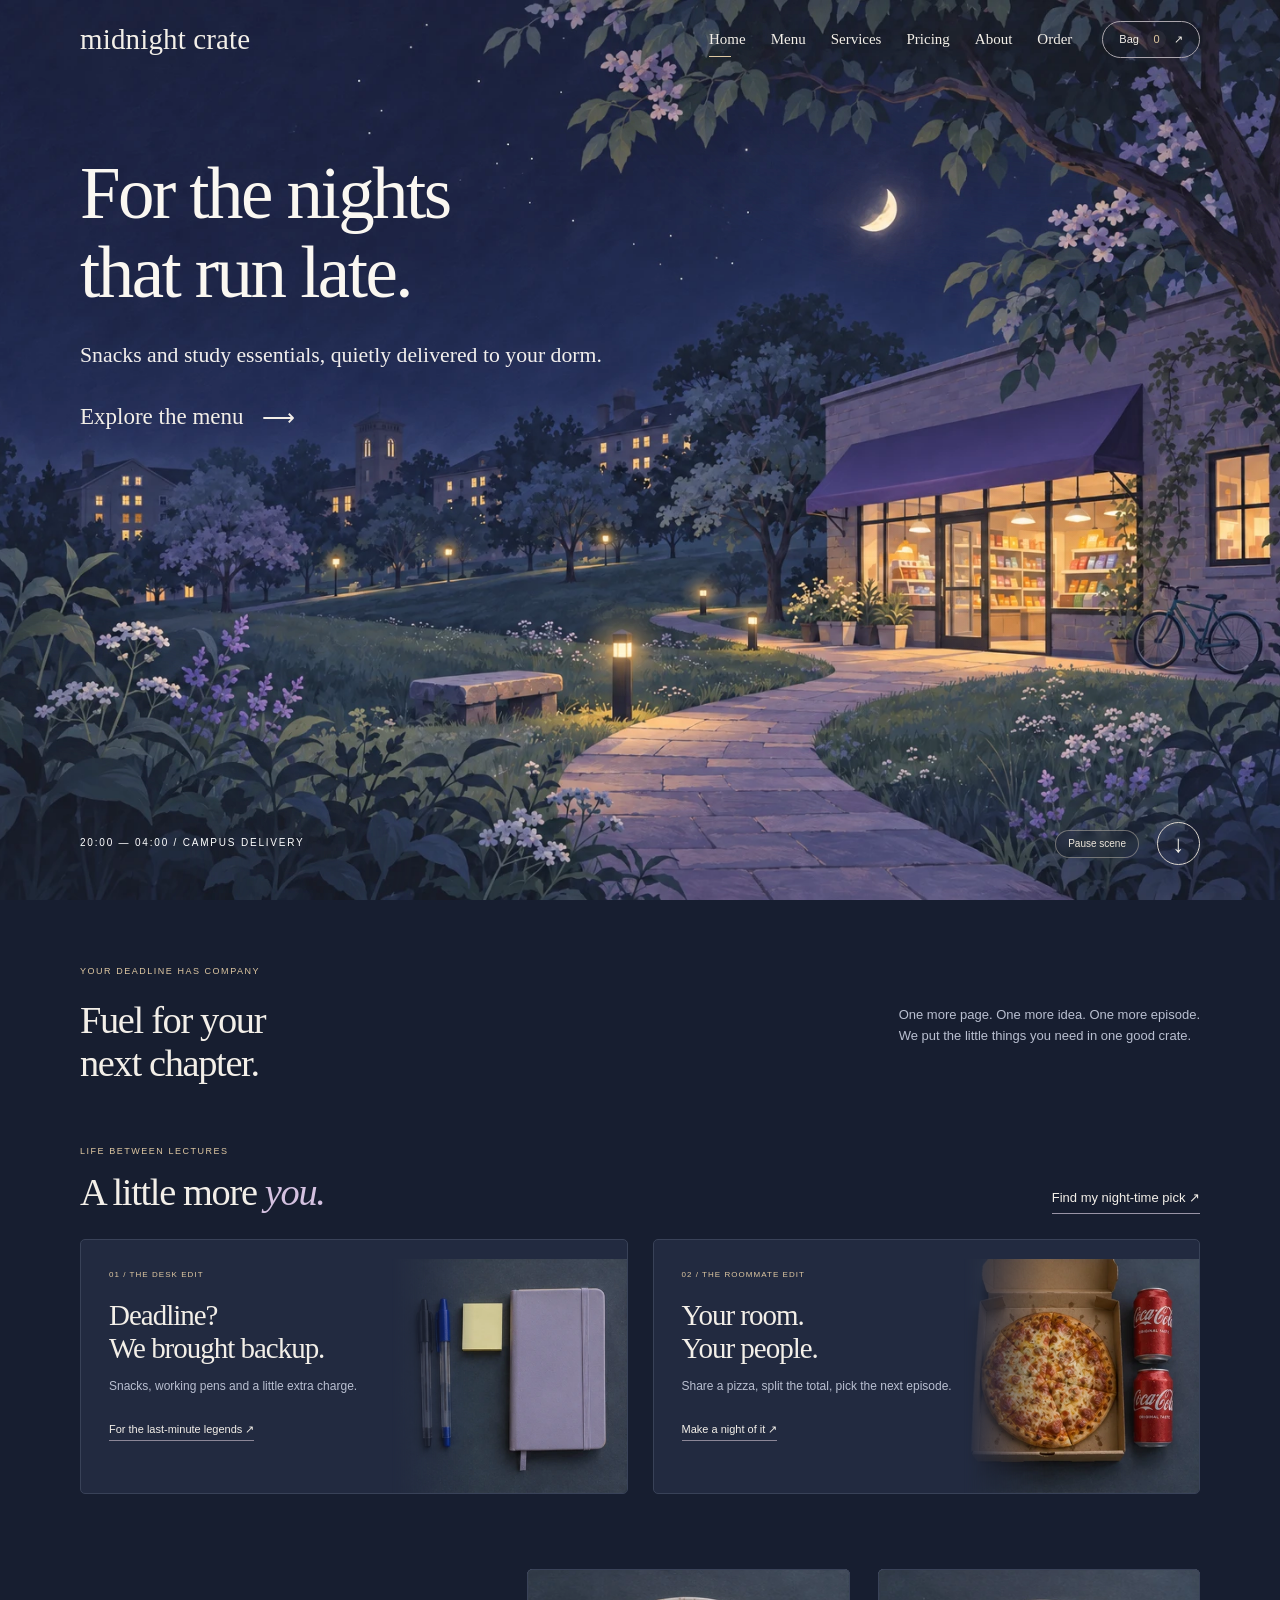
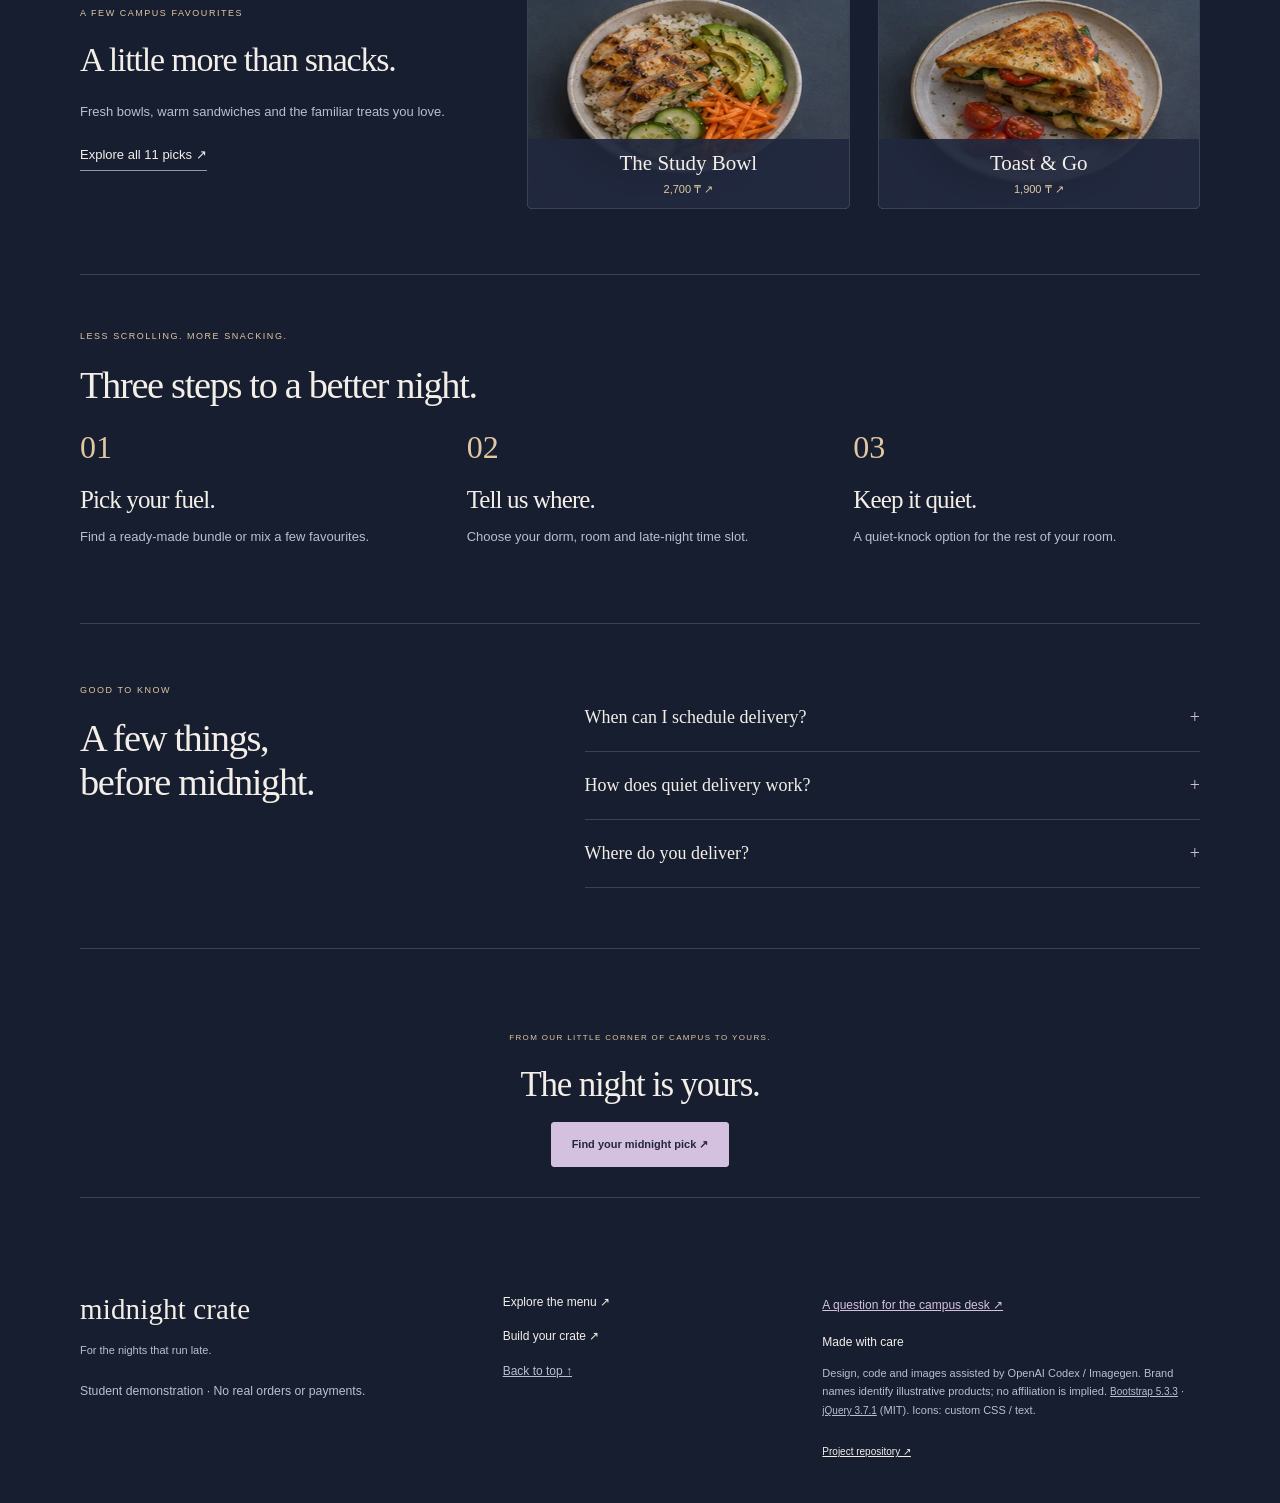
<file: site/index.html>
<!doctype html><html lang="en"><head><meta charset="utf-8"><meta name="viewport" content="width=device-width,initial-scale=1"><meta name="description" content="Midnight Crate — a student front-end project for late-night campus essentials."><title>Home · Midnight Crate</title><link rel="icon" href="images/moon.svg" type="image/svg+xml"><link rel="stylesheet" href="vendor/bootstrap.min.css"><link rel="stylesheet" href="css/site-v5.css?v=7d84ccd52e"><script defer src="vendor/jquery.min.js"></script><script defer src="js/data.js?v=9efae27859"></script><script defer src="js/app.js?v=2527fb0955"></script><script defer src="js/student.js?v=4a61446865"></script><link rel="stylesheet" href="css/home-scene.css?v=9c38740af0"><script defer src="js/home-scene.js?v=9a256978d1"></script></head><body data-page="index"><a class="skip" href="#main">Skip to content</a><header class="site-header"><div class="shell nav-wrap"><a class="brand" href="index.html?v=11">midnight crate</a><button class="nav-toggle" aria-label="Open navigation" aria-expanded="false" aria-controls="navigation">☰</button><nav id="navigation" aria-label="Main navigation"><a href="index.html?v=11" aria-current="page">Home</a><a href="menu.html?v=11">Menu</a><a href="services.html?v=11">Services</a><a href="pricing.html?v=11">Pricing</a><a href="about.html?v=11">About</a><a href="order.html?v=11">Order</a></nav><button class="cart-open" aria-label="Open cart">Bag <span class="cart-count">0</span> ↗</button></div></header><main id="main"><section class="hero"><div class="living-scene" aria-hidden="true"><div class="scene-leaves"></div><div class="scene-leaves foreground"></div><div class="window-glow"></div><i class="lamp-glow" style="--x:48.7%;--y:72.2%;--size:7%;--duration:5.3s;--delay:-1s"></i><i class="lamp-glow" style="--x:58.3%;--y:69%;--size:4.4%;--duration:6.7s;--delay:-3s"></i><i class="lamp-glow" style="--x:54.7%;--y:65.8%;--size:3.4%;--duration:5.9s;--delay:-2s"></i><i class="lamp-glow" style="--x:47.5%;--y:60%;--size:3%;--duration:7.1s;--delay:-4s"></i><i class="lamp-glow" style="--x:35.8%;--y:61.3%;--size:2.7%;--duration:4.9s;--delay:-2s"></i><i class="lamp-glow" style="--x:27.5%;--y:62.6%;--size:2.6%;--duration:6.3s;--delay:-5s"></i><i class="scene-firefly" style="--x:33%;--y:76%;--duration:11s;--delay:-2s"></i><i class="scene-firefly" style="--x:61%;--y:78%;--duration:13s;--delay:-7s"></i><i class="scene-firefly" style="--x:78%;--y:84%;--duration:10s;--delay:-4s"></i><i class="scene-firefly" style="--x:24%;--y:72%;--duration:14s;--delay:-9s"></i><i class="scene-firefly" style="--x:87%;--y:68%;--duration:12s;--delay:-1s"></i></div><div class="shell hero-inner"><h1>For the nights<br>that run late.</h1><p>Snacks and study essentials, quietly delivered to your dorm.</p><a class="hero-link" href="menu.html?v=11">Explore the menu <span>⟶</span></a><div class="hero-bottom"><span>20:00 — 04:00 / CAMPUS DELIVERY</span><div class="scene-controls"><button class="scene-toggle" type="button" aria-pressed="false">Pause scene</button><a class="hero-down" href="menu.html?v=11#catalog" aria-label="Discover the catalogue">↓</a></div></div></div></section><section class="shell intro-strip"><div><span class="eyebrow">YOUR DEADLINE HAS COMPANY</span><h2>Fuel for your<br>next chapter.</h2></div><p>One more page. One more idea. One more episode.<br>We put the little things you need in one good crate.</p></section><section class="campus-edits shell"><div class="section-heading"><div><span class="eyebrow">LIFE BETWEEN LECTURES</span><h2>A little more <em>you.</em></h2></div><a class="underlink" href="menu.html?v=11#night-planner">Find my night-time pick ↗</a></div><div class="editorial-grid"><a class="editorial-card edit-deadline" href="menu.html?mood=deadline#catalog"><span class="edit-number">01 / THE DESK EDIT</span><h3>Deadline?<br>We brought backup.</h3><p>Snacks, working pens and a little extra charge.</p><span class="editorial-link">For the last-minute legends ↗</span><span class="editorial-art art-desk" aria-hidden="true"></span></a><a class="editorial-card edit-room" href="menu.html?mood=roommates#catalog"><span class="edit-number">02 / THE ROOMMATE EDIT</span><h3>Your room.<br>Your people.</h3><p>Share a pizza, split the total, pick the next episode.</p><span class="editorial-link">Make a night of it ↗</span><span class="editorial-art art-party" aria-hidden="true"></span></a></div></section><section class="shell home-picks"><div><span class="eyebrow">A FEW CAMPUS FAVOURITES</span><h2>A little more than snacks.</h2><p>Fresh bowls, warm sandwiches and the familiar treats you love.</p><a class="underlink" href="menu.html?v=11">Explore all 11 picks ↗</a></div><button class="fresh-mini fresh-bowl" data-detail="bowl"><span>The Study Bowl <b>2,700 ₸ ↗</b></span></button><button class="fresh-mini fresh-sandwich" data-detail="sandwich"><span>Toast &amp; Go <b>1,900 ₸ ↗</b></span></button></section><section class="steps shell"><span class="eyebrow">LESS SCROLLING. MORE SNACKING.</span><h2>Three steps to a better night.</h2><div class="three-col"><article><span class="step-number">01</span><h3>Pick your fuel.</h3><p>Find a ready-made bundle or mix a few favourites.</p></article><article><span class="step-number">02</span><h3>Tell us where.</h3><p>Choose your dorm, room and late-night time slot.</p></article><article><span class="step-number">03</span><h3>Keep it quiet.</h3><p>A quiet-knock option for the rest of your room.</p></article></div></section><section class="faq shell"><div><span class="eyebrow">GOOD TO KNOW</span><h2>A few things,<br>before midnight.</h2></div><div><div class="faq-item"><h3><button class="faq-toggle" aria-expanded="false" aria-controls="answer-0">When can I schedule delivery?<span>+</span></button></h3><div class="faq-answer" id="answer-0"><p>Choose any time from 20:00 to 04:00. This is a front-end demonstration: no real delivery is booked.</p></div></div><div class="faq-item"><h3><button class="faq-toggle" aria-expanded="false" aria-controls="answer-1">How does quiet delivery work?<span>+</span></button></h3><div class="faq-answer" id="answer-1"><p>Select Quiet knock in your order. Your preference appears in the confirmation, together with your dorm and room.</p></div></div><div class="faq-item"><h3><button class="faq-toggle" aria-expanded="false" aria-controls="answer-2">Where do you deliver?<span>+</span></button></h3><div class="faq-answer" id="answer-2"><p>Our illustrated campus has four dormitories. D1 and D2 cost 300 ₸; D3 and D4 cost 500 ₸. The campus and fees are part of this student demonstration.</p></div></div></div></section><section class="closing-note shell"><span>FROM OUR LITTLE CORNER OF CAMPUS TO YOURS.</span><h2>The night is yours.</h2><a class="button" href="menu.html?v=11">Find your midnight pick ↗</a></section></main><footer class="site-footer shell"><div><a class="brand" href="index.html?v=11">midnight crate</a><p>For the nights that run late.</p><small>Student demonstration · No real orders or payments.</small></div><div><a href="menu.html?v=11">Explore the menu ↗</a><a href="order.html?v=11">Build your crate ↗</a><button class="text-button smooth-top">Back to top ↑</button></div><div class="credits"><button class="text-button open-desk">A question for the campus desk ↗</button><h2>Made with care</h2><p>Design, code and images assisted by OpenAI Codex / Imagegen. Brand names identify illustrative products; no affiliation is implied. <a href="https://getbootstrap.com/" target="_blank" rel="noopener">Bootstrap 5.3.3</a> · <a href="https://jquery.com/" target="_blank" rel="noopener">jQuery 3.7.1</a> (MIT). Icons: custom CSS / text.</p><a href="https://github.com/nuar-tech/midterm_WEB" target="_blank" rel="noopener">Project repository ↗</a></div></footer><dialog class="product-dialog" aria-labelledby="product-detail-title"><button class="product-close icon-button" aria-label="Close product details">×</button><div class="detail-layout"><div class="detail-art product-image" role="img"></div><div class="detail-content"><span class="eyebrow detail-tag"></span><h2 id="product-detail-title"></h2><div class="detail-brands"></div><p class="detail-description"></p><h3>Inside your crate</h3><ul class="detail-contents"></ul><div class="detail-meta"></div><p class="detail-note"></p><div class="detail-buy"><strong class="detail-price"></strong><button class="button detail-add">Add to bag ↗</button></div><small>Demo menu. Food and product imagery is AI-assisted. No brand affiliation.</small></div></div></dialog><div class="toast-message" role="status" aria-live="polite"></div><dialog class="cart-dialog" aria-labelledby="bag-title"><div class="dialog-heading"><div><span class="eyebrow">YOUR NIGHT, PACKED</span><h2 id="bag-title">Your bag.</h2></div><button class="close-dialog icon-button" aria-label="Close cart">×</button></div><div id="cart-items"></div><div class="bag-total"><span>Subtotal</span><strong id="cart-total">0 ₸</strong></div><p class="muted">Delivery is calculated when you choose a dorm.</p><a class="button" href="order.html?v=11#checkout">Continue to order ↗</a><button class="text-button clear-cart">Empty bag</button></dialog><noscript><p class="shell">Enable JavaScript to browse the catalogue and use the demo checkout.</p></noscript><dialog class="desk-dialog" aria-labelledby="desk-title"><button class="close-desk icon-button" aria-label="Close campus desk">×</button><span class="eyebrow">THE CAMPUS DESK</span><h2 id="desk-title">A question for the campus desk</h2><p>A student-project demo. This request stays on your device.</p><form class="desk-form" novalidate><label for="desk-name">Your name</label><input class="form-control" id="desk-name" name="name" type="text" aria-describedby="desk-name-error" required maxlength="80"><small class="field-error" id="desk-name-error"></small><label for="desk-email">Email</label><input class="form-control" id="desk-email" name="email" type="email" aria-describedby="desk-email-error" required maxlength="80"><small class="field-error" id="desk-email-error"></small><label for="desk-dorm">Dorm</label><select class="form-select" id="desk-dorm" name="dorm" aria-describedby="desk-dorm-error" required><option value="">Choose an option</option><option>D1</option><option>D2</option><option>D3</option><option>D4</option><option>Not on campus</option></select><small class="field-error" id="desk-dorm-error"></small><label for="desk-topic">Topic</label><select class="form-select" id="desk-topic" name="topic" aria-describedby="desk-topic-error" required><option value="">Choose an option</option><option>Menu suggestion</option><option>Delivery question</option><option>Group order</option><option>Project feedback</option></select><small class="field-error" id="desk-topic-error"></small><label for="desk-reply">Preferred reply</label><select class="form-select" id="desk-reply" name="reply" aria-describedby="desk-reply-error" required><option value="">Choose an option</option><option>Email</option><option>No reply needed</option></select><small class="field-error" id="desk-reply-error"></small><label for="desk-message">Your message</label><textarea class="form-control" id="desk-message" name="message" aria-describedby="desk-message-error" required maxlength="500"></textarea><small class="field-error" id="desk-message-error"></small><button class="button" type="submit">Complete demo request ↗</button></form><p class="desk-success" role="status"></p></dialog></body></html>
</file>
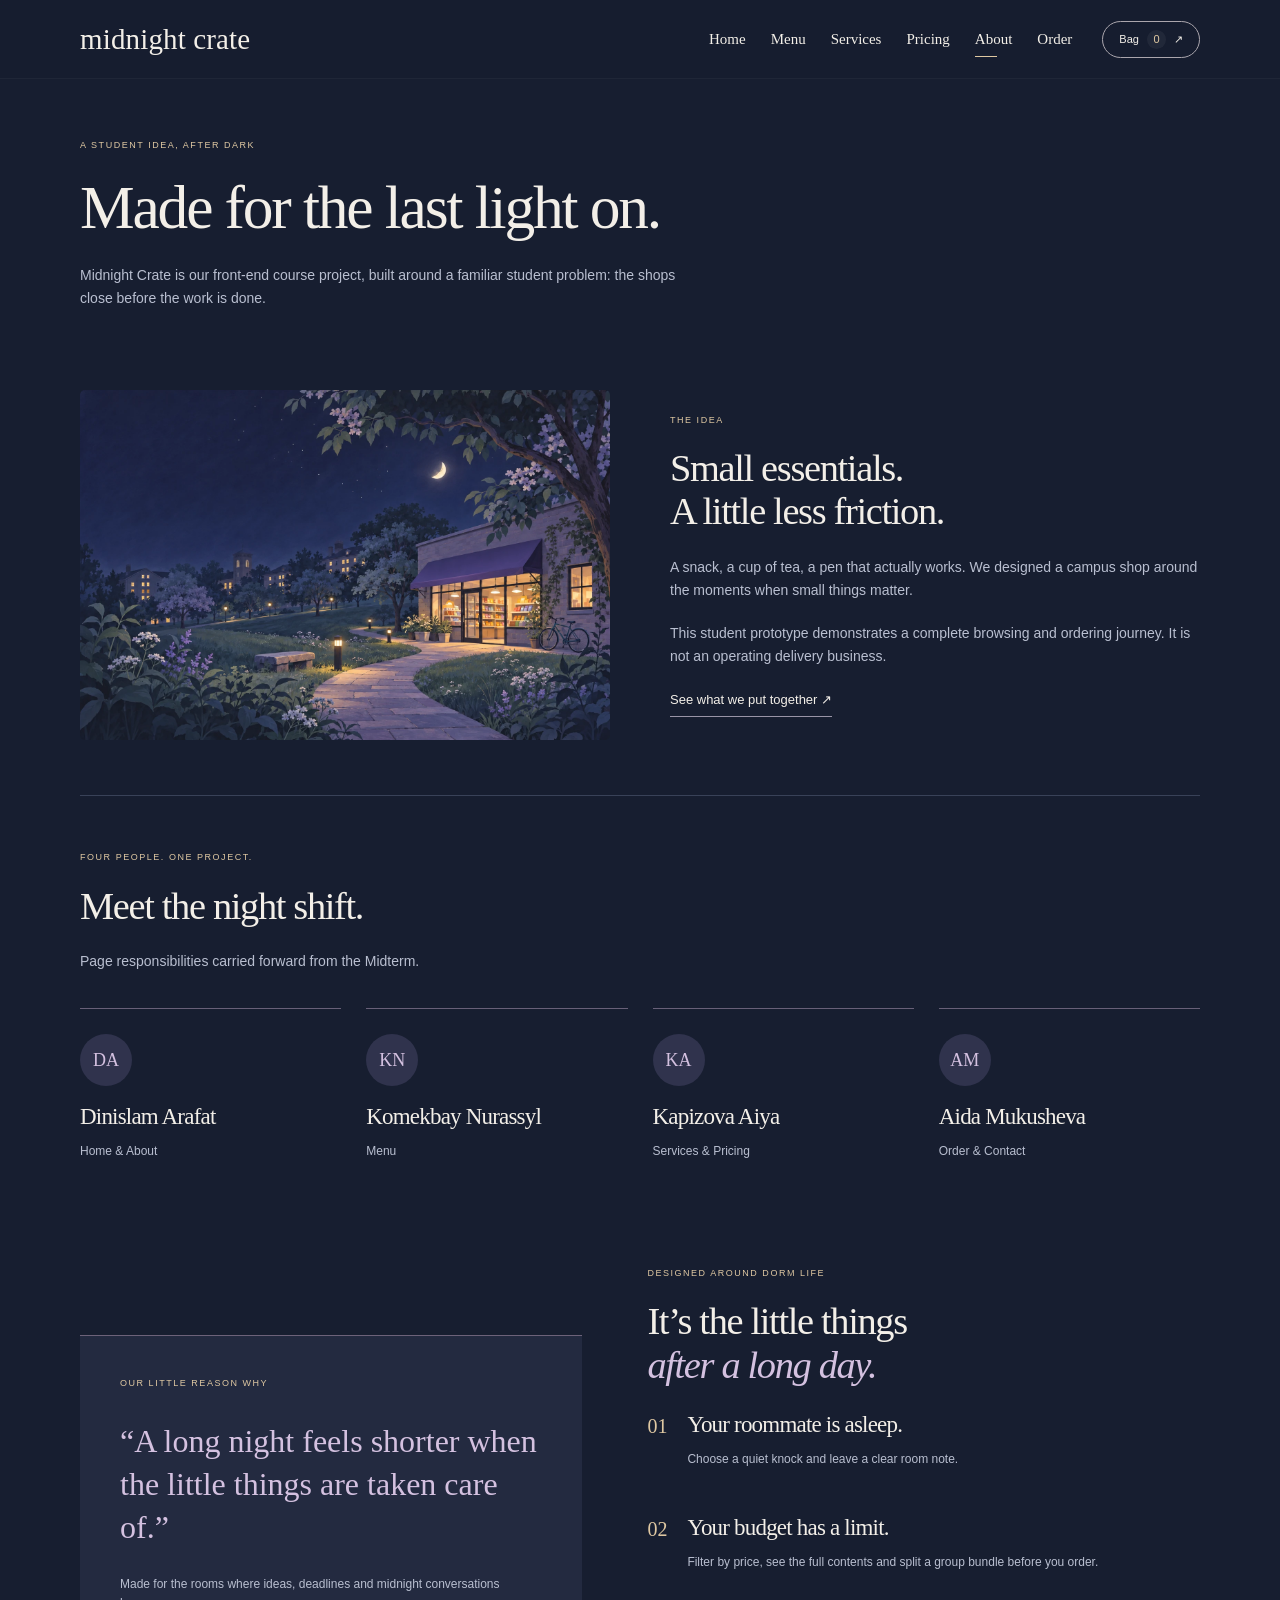
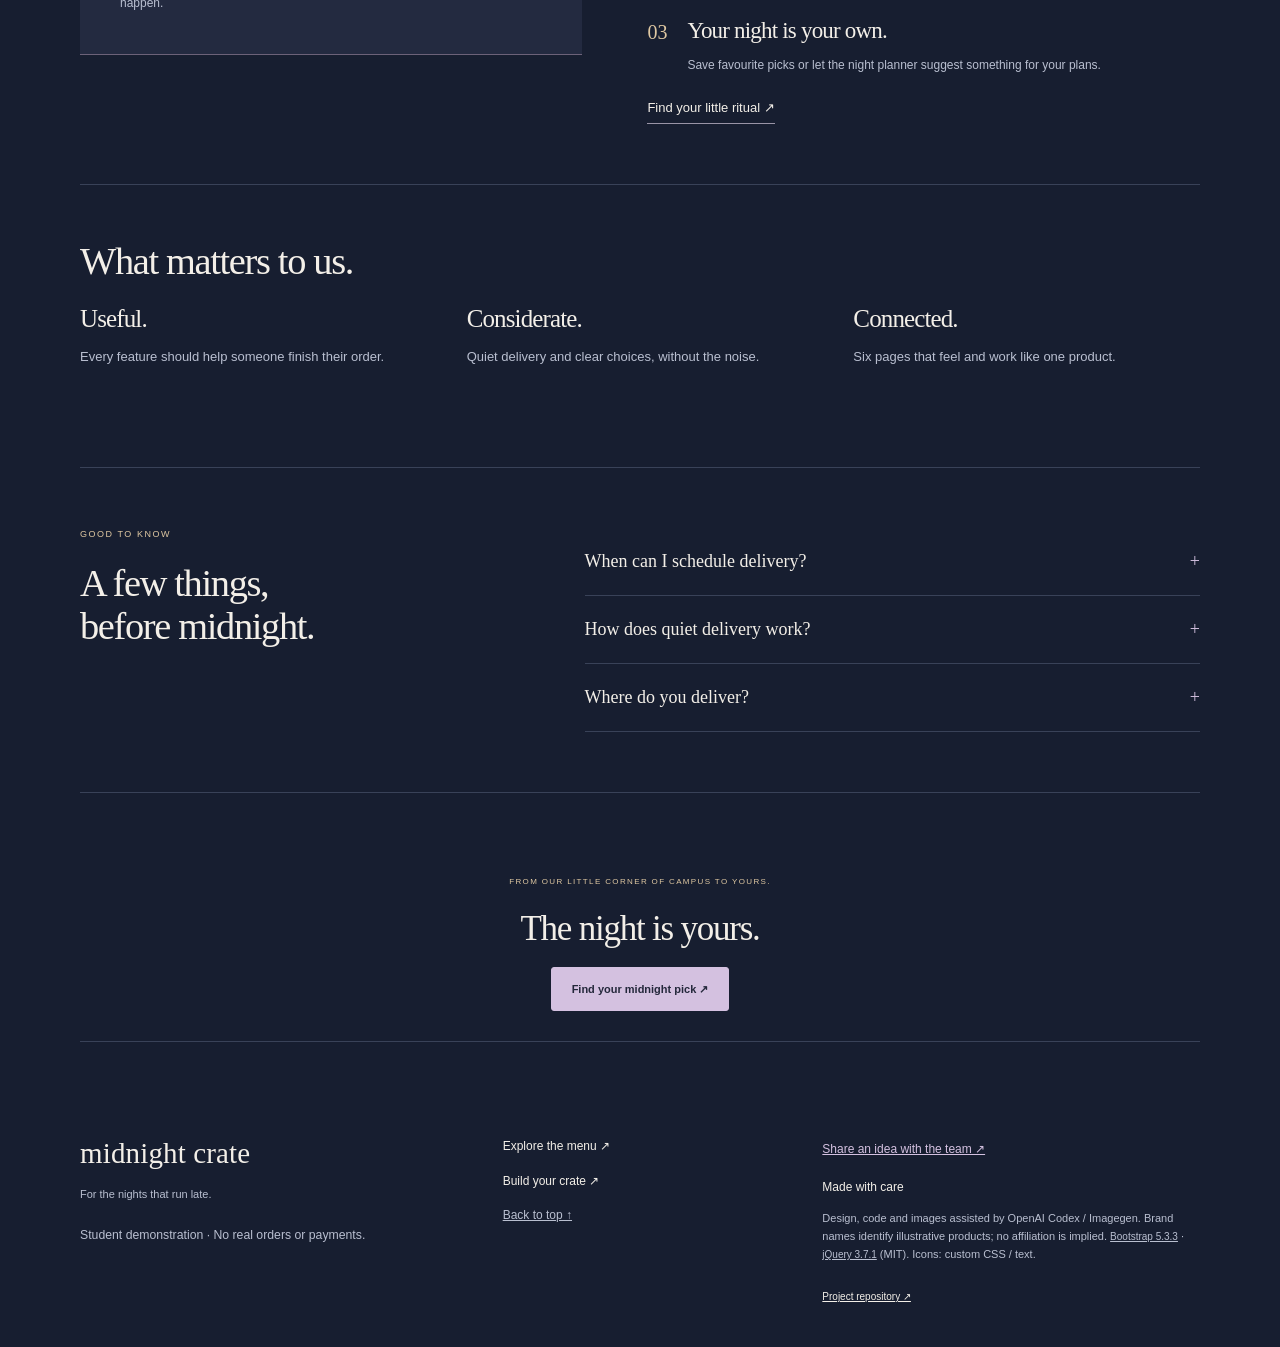
<file: site/about.html>
<!doctype html><html lang="en"><head><meta charset="utf-8"><meta name="viewport" content="width=device-width,initial-scale=1"><meta name="description" content="Midnight Crate — a student front-end project for late-night campus essentials."><title>About · Midnight Crate</title><link rel="icon" href="images/moon.svg" type="image/svg+xml"><link rel="stylesheet" href="vendor/bootstrap.min.css"><link rel="stylesheet" href="css/site-v5.css?v=7d84ccd52e"><script defer src="vendor/jquery.min.js"></script><script defer src="js/data.js?v=9efae27859"></script><script defer src="js/app.js?v=2527fb0955"></script><script defer src="js/student.js?v=4a61446865"></script></head><body data-page="about"><a class="skip" href="#main">Skip to content</a><header class="site-header"><div class="shell nav-wrap"><a class="brand" href="index.html?v=11">midnight crate</a><button class="nav-toggle" aria-label="Open navigation" aria-expanded="false" aria-controls="navigation">☰</button><nav id="navigation" aria-label="Main navigation"><a href="index.html?v=11">Home</a><a href="menu.html?v=11">Menu</a><a href="services.html?v=11">Services</a><a href="pricing.html?v=11">Pricing</a><a href="about.html?v=11" aria-current="page">About</a><a href="order.html?v=11">Order</a></nav><button class="cart-open" aria-label="Open cart">Bag <span class="cart-count">0</span> ↗</button></div></header><main id="main"><section class="page-intro shell"><span class="eyebrow">A STUDENT IDEA, AFTER DARK</span><h1>Made for the last light on.</h1><p>Midnight Crate is our front-end course project, built around a familiar student problem: the shops close before the work is done.</p></section><section class="shell story-grid"><div class="story-photo" role="img" aria-label="Hand-painted night campus with warmly lit windows"></div><div><span class="eyebrow">THE IDEA</span><h2>Small essentials.<br>A little less friction.</h2><p>A snack, a cup of tea, a pen that actually works. We designed a campus shop around the moments when small things matter.</p><p>This student prototype demonstrates a complete browsing and ordering journey. It is not an operating delivery business.</p><a class="underlink" href="menu.html?v=11">See what we put together ↗</a></div></section><section class="shell team-section"><span class="eyebrow">FOUR PEOPLE. ONE PROJECT.</span><h2>Meet the night shift.</h2><p class="muted">Page responsibilities carried forward from the Midterm.</p><div class="team-grid"><article><span class="avatar">DA</span><h3>Dinislam Arafat</h3><p>Home & About</p></article><article><span class="avatar">KN</span><h3>Komekbay Nurassyl</h3><p>Menu</p></article><article><span class="avatar">KA</span><h3>Kapizova Aiya</h3><p>Services & Pricing</p></article><article><span class="avatar">AM</span><h3>Aida Mukusheva</h3><p>Order & Contact</p></article></div></section><section class="shell campus-story"><div class="story-window"><span class="eyebrow">OUR LITTLE REASON WHY</span><blockquote>“A long night feels shorter when the little things are taken care of.”</blockquote><p>Made for the rooms where ideas, deadlines and midnight conversations happen.</p></div><div><span class="eyebrow">DESIGNED AROUND DORM LIFE</span><h2>It’s the little things<br> <em>after a long day.</em></h2><div class="story-detail"><span>01</span><div><h3>Your roommate is asleep.</h3><p>Choose a quiet knock and leave a clear room note.</p></div></div><div class="story-detail"><span>02</span><div><h3>Your budget has a limit.</h3><p>Filter by price, see the full contents and split a group bundle before you order.</p></div></div><div class="story-detail"><span>03</span><div><h3>Your night is your own.</h3><p>Save favourite picks or let the night planner suggest something for your plans.</p></div></div><a class="underlink" href="menu.html?v=11#night-planner">Find your little ritual ↗</a></div></section><section class="shell values"><h2>What matters to us.</h2><div class="three-col"><article><h3>Useful.</h3><p>Every feature should help someone finish their order.</p></article><article><h3>Considerate.</h3><p>Quiet delivery and clear choices, without the noise.</p></article><article><h3>Connected.</h3><p>Six pages that feel and work like one product.</p></article></div></section><section class="faq shell"><div><span class="eyebrow">GOOD TO KNOW</span><h2>A few things,<br>before midnight.</h2></div><div><div class="faq-item"><h3><button class="faq-toggle" aria-expanded="false" aria-controls="answer-0">When can I schedule delivery?<span>+</span></button></h3><div class="faq-answer" id="answer-0"><p>Choose any time from 20:00 to 04:00. This is a front-end demonstration: no real delivery is booked.</p></div></div><div class="faq-item"><h3><button class="faq-toggle" aria-expanded="false" aria-controls="answer-1">How does quiet delivery work?<span>+</span></button></h3><div class="faq-answer" id="answer-1"><p>Select Quiet knock in your order. Your preference appears in the confirmation, together with your dorm and room.</p></div></div><div class="faq-item"><h3><button class="faq-toggle" aria-expanded="false" aria-controls="answer-2">Where do you deliver?<span>+</span></button></h3><div class="faq-answer" id="answer-2"><p>Our illustrated campus has four dormitories. D1 and D2 cost 300 ₸; D3 and D4 cost 500 ₸. The campus and fees are part of this student demonstration.</p></div></div></div></section><section class="closing-note shell"><span>FROM OUR LITTLE CORNER OF CAMPUS TO YOURS.</span><h2>The night is yours.</h2><a class="button" href="menu.html?v=11">Find your midnight pick ↗</a></section></main><footer class="site-footer shell"><div><a class="brand" href="index.html?v=11">midnight crate</a><p>For the nights that run late.</p><small>Student demonstration · No real orders or payments.</small></div><div><a href="menu.html?v=11">Explore the menu ↗</a><a href="order.html?v=11">Build your crate ↗</a><button class="text-button smooth-top">Back to top ↑</button></div><div class="credits"><button class="text-button open-desk">Share an idea with the team ↗</button><h2>Made with care</h2><p>Design, code and images assisted by OpenAI Codex / Imagegen. Brand names identify illustrative products; no affiliation is implied. <a href="https://getbootstrap.com/" target="_blank" rel="noopener">Bootstrap 5.3.3</a> · <a href="https://jquery.com/" target="_blank" rel="noopener">jQuery 3.7.1</a> (MIT). Icons: custom CSS / text.</p><a href="https://github.com/nuar-tech/midterm_WEB" target="_blank" rel="noopener">Project repository ↗</a></div></footer><dialog class="product-dialog" aria-labelledby="product-detail-title"><button class="product-close icon-button" aria-label="Close product details">×</button><div class="detail-layout"><div class="detail-art product-image" role="img"></div><div class="detail-content"><span class="eyebrow detail-tag"></span><h2 id="product-detail-title"></h2><div class="detail-brands"></div><p class="detail-description"></p><h3>Inside your crate</h3><ul class="detail-contents"></ul><div class="detail-meta"></div><p class="detail-note"></p><div class="detail-buy"><strong class="detail-price"></strong><button class="button detail-add">Add to bag ↗</button></div><small>Demo menu. Food and product imagery is AI-assisted. No brand affiliation.</small></div></div></dialog><div class="toast-message" role="status" aria-live="polite"></div><dialog class="cart-dialog" aria-labelledby="bag-title"><div class="dialog-heading"><div><span class="eyebrow">YOUR NIGHT, PACKED</span><h2 id="bag-title">Your bag.</h2></div><button class="close-dialog icon-button" aria-label="Close cart">×</button></div><div id="cart-items"></div><div class="bag-total"><span>Subtotal</span><strong id="cart-total">0 ₸</strong></div><p class="muted">Delivery is calculated when you choose a dorm.</p><a class="button" href="order.html?v=11#checkout">Continue to order ↗</a><button class="text-button clear-cart">Empty bag</button></dialog><noscript><p class="shell">Enable JavaScript to browse the catalogue and use the demo checkout.</p></noscript><dialog class="desk-dialog" aria-labelledby="desk-title"><button class="close-desk icon-button" aria-label="Close campus desk">×</button><span class="eyebrow">THE CAMPUS DESK</span><h2 id="desk-title">Share an idea with the team</h2><p>A student-project demo. This request stays on your device.</p><form class="desk-form" novalidate><label for="desk-name">Your name</label><input class="form-control" id="desk-name" name="name" type="text" aria-describedby="desk-name-error" required maxlength="80"><small class="field-error" id="desk-name-error"></small><label for="desk-email">Email</label><input class="form-control" id="desk-email" name="email" type="email" aria-describedby="desk-email-error" required maxlength="80"><small class="field-error" id="desk-email-error"></small><label for="desk-dorm">Dorm</label><select class="form-select" id="desk-dorm" name="dorm" aria-describedby="desk-dorm-error" required><option value="">Choose an option</option><option>D1</option><option>D2</option><option>D3</option><option>D4</option><option>Not on campus</option></select><small class="field-error" id="desk-dorm-error"></small><label for="desk-topic">Topic</label><select class="form-select" id="desk-topic" name="topic" aria-describedby="desk-topic-error" required><option value="">Choose an option</option><option>Menu suggestion</option><option>Delivery question</option><option>Group order</option><option>Project feedback</option></select><small class="field-error" id="desk-topic-error"></small><label for="desk-reply">Preferred reply</label><select class="form-select" id="desk-reply" name="reply" aria-describedby="desk-reply-error" required><option value="">Choose an option</option><option>Email</option><option>No reply needed</option></select><small class="field-error" id="desk-reply-error"></small><label for="desk-message">Your message</label><textarea class="form-control" id="desk-message" name="message" aria-describedby="desk-message-error" required maxlength="500"></textarea><small class="field-error" id="desk-message-error"></small><button class="button" type="submit">Complete demo request ↗</button></form><p class="desk-success" role="status"></p></dialog></body></html>
</file>
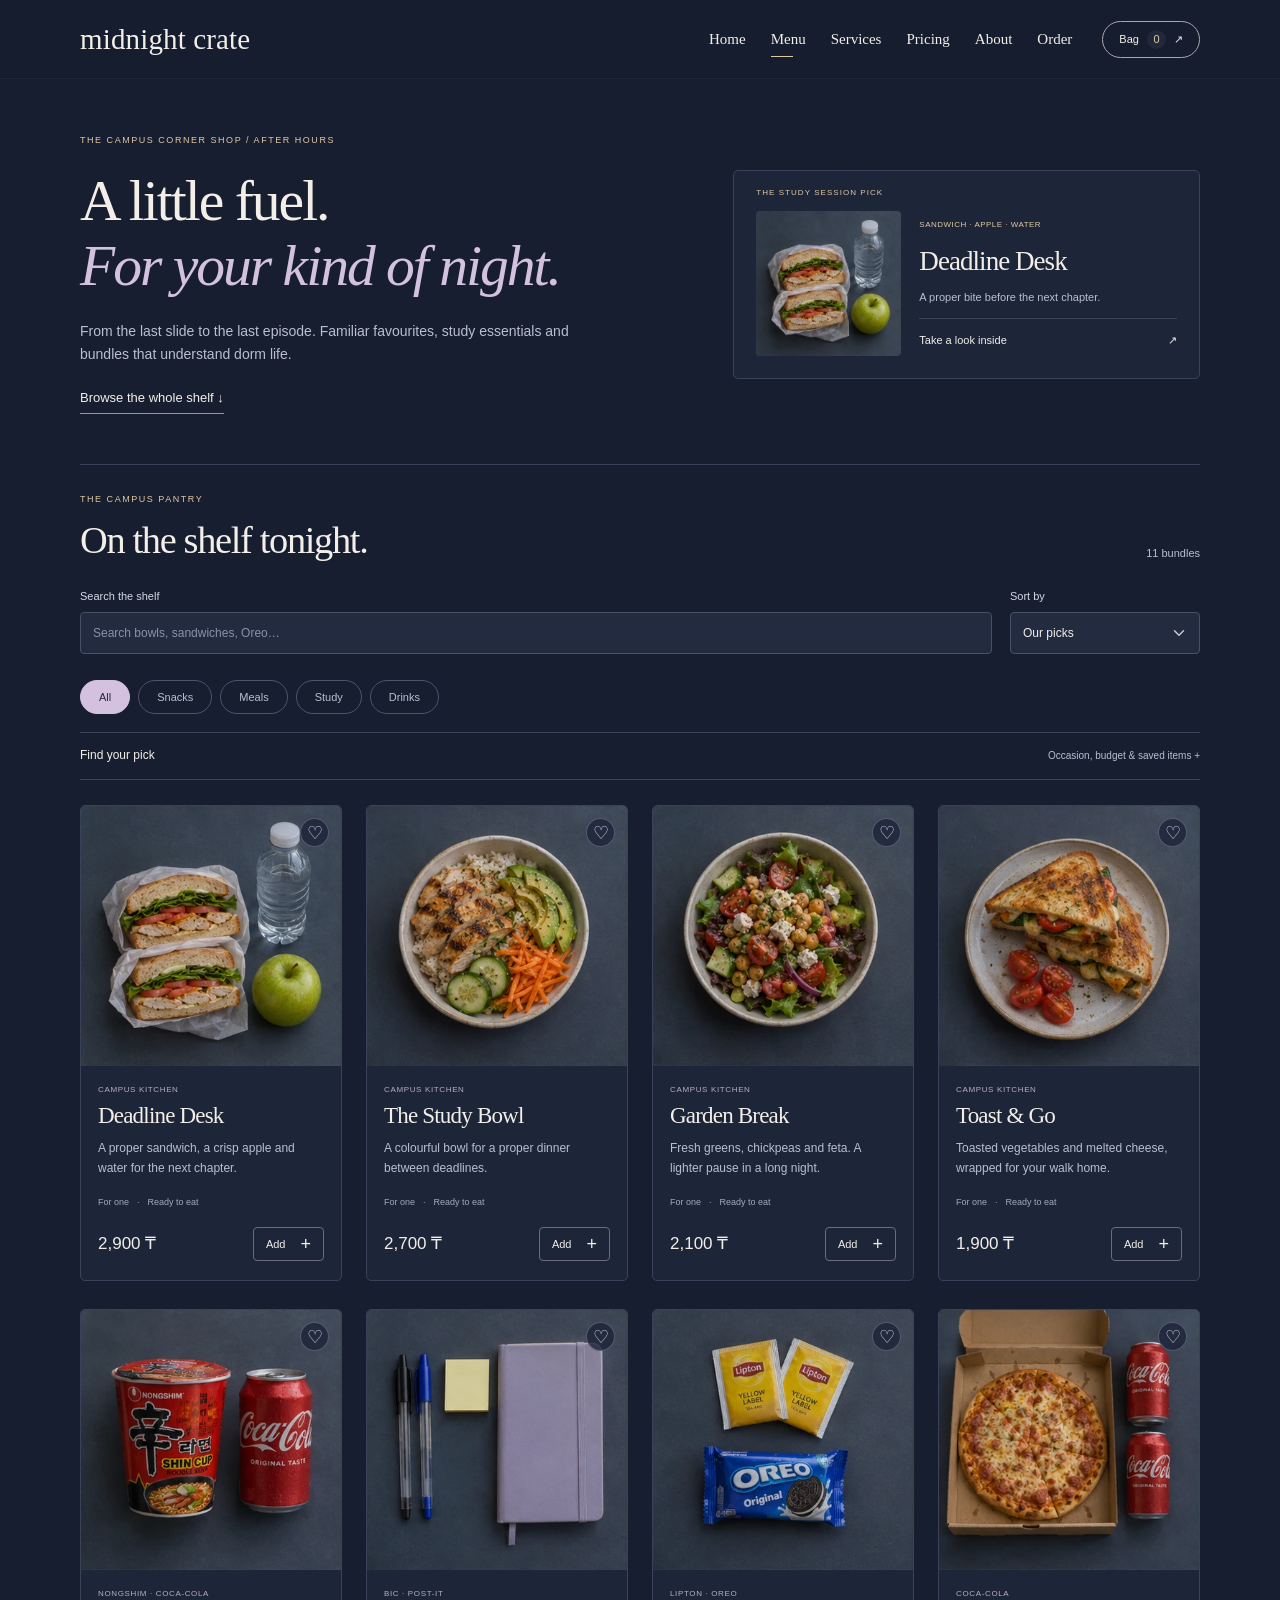
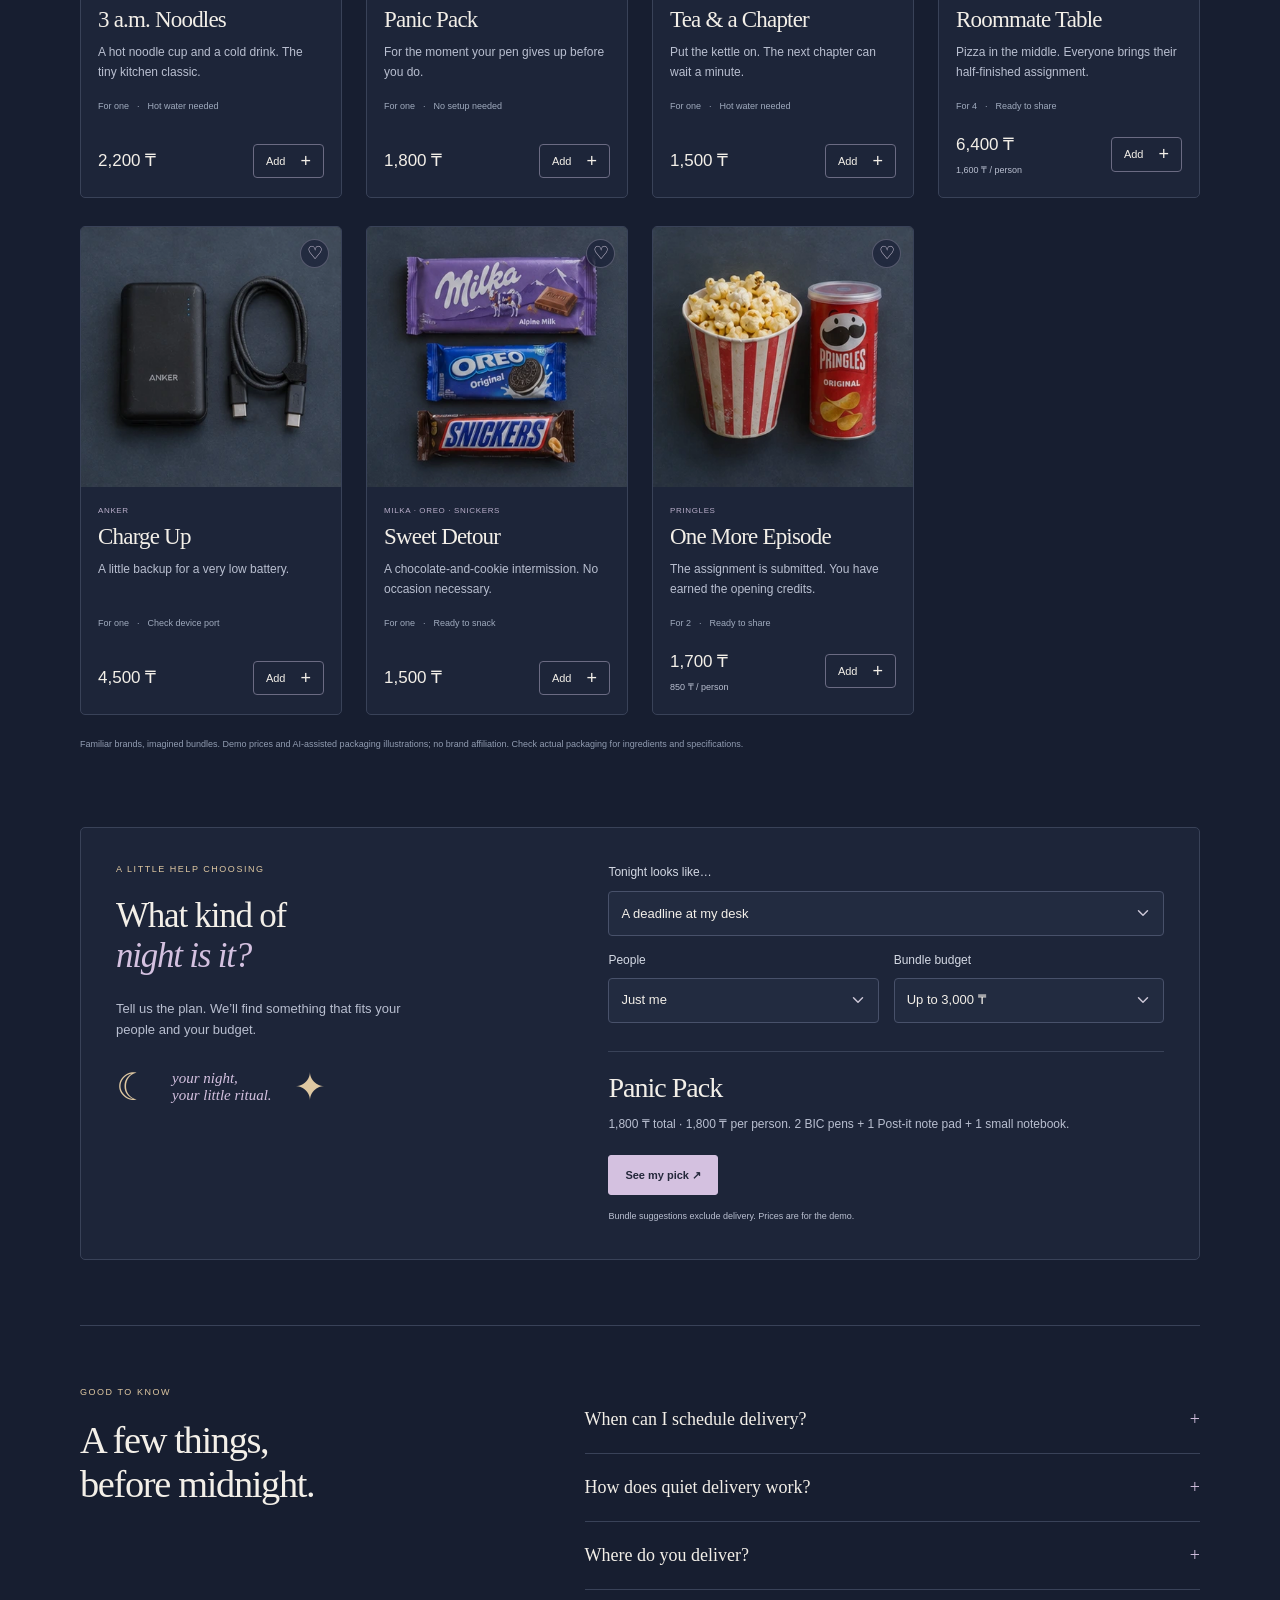
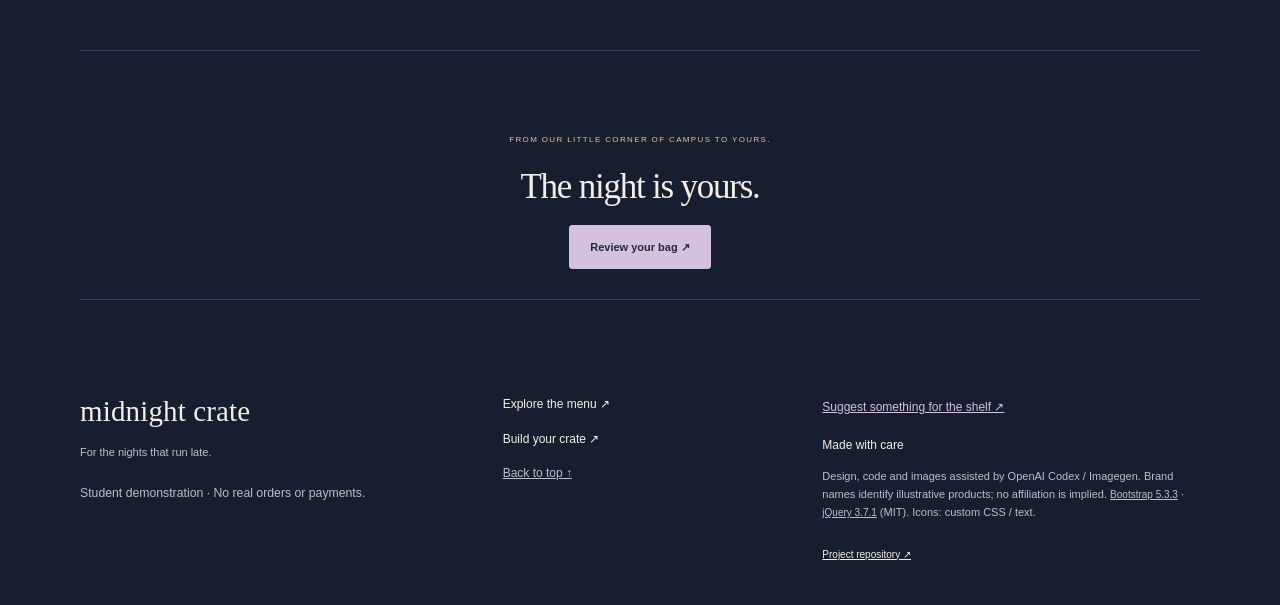
<file: site/menu.html>
<!doctype html><html lang="en"><head><meta charset="utf-8"><meta name="viewport" content="width=device-width,initial-scale=1"><meta name="description" content="Midnight Crate — a student front-end project for late-night campus essentials."><title>Menu · Midnight Crate</title><link rel="icon" href="images/moon.svg" type="image/svg+xml"><link rel="stylesheet" href="vendor/bootstrap.min.css"><link rel="stylesheet" href="css/site-v5.css?v=7d84ccd52e"><script defer src="vendor/jquery.min.js"></script><script defer src="js/data.js?v=9efae27859"></script><script defer src="js/app.js?v=2527fb0955"></script><script defer src="js/student.js?v=4a61446865"></script></head><body data-page="menu"><a class="skip" href="#main">Skip to content</a><header class="site-header"><div class="shell nav-wrap"><a class="brand" href="index.html?v=11">midnight crate</a><button class="nav-toggle" aria-label="Open navigation" aria-expanded="false" aria-controls="navigation">☰</button><nav id="navigation" aria-label="Main navigation"><a href="index.html?v=11">Home</a><a href="menu.html?v=11" aria-current="page">Menu</a><a href="services.html?v=11">Services</a><a href="pricing.html?v=11">Pricing</a><a href="about.html?v=11">About</a><a href="order.html?v=11">Order</a></nav><button class="cart-open" aria-label="Open cart">Bag <span class="cart-count">0</span> ↗</button></div></header><main id="main"><section class="menu-intro shell"><div><span class="eyebrow">THE CAMPUS CORNER SHOP / AFTER HOURS</span><h1>A little fuel.<br> <em>For your kind of night.</em></h1><p>From the last slide to the last episode. Familiar favourites, study essentials and bundles that understand dorm life.</p><a class="underlink" href="#catalog">Browse the whole shelf ↓</a></div><div class="menu-feature"><span class="feature-label">THE STUDY SESSION PICK</span><div class="feature-art" role="img" aria-label="Chicken sandwich, apple and water"></div><div><span class="feature-brands">SANDWICH · APPLE · WATER</span><h2>Deadline Desk</h2><p>A proper bite before the next chapter.</p><button class="feature-details" data-detail="exam">Take a look inside <span>↗</span></button></div></div></section><section class="catalog-section shell" id="catalog"><div class="section-heading"><div><span class="eyebrow">THE CAMPUS PANTRY</span><h2>On the shelf tonight.</h2></div><span class="result-count" aria-live="polite"></span></div><div class="catalog-tools"><label>Search the shelf<input class="form-control search" type="search" placeholder="Search bowls, sandwiches, Oreo…"></label><label>Sort by<select class="form-select sort"><option value="featured">Our picks</option><option value="low">Price: low to high</option><option value="high">Price: high to low</option><option value="name">Name: A–Z</option></select></label></div><div class="filters" aria-label="Product categories"><button class="filter active" data-category="All" aria-pressed="true">All</button><button class="filter " data-category="Snacks" aria-pressed="false">Snacks</button><button class="filter " data-category="Meals" aria-pressed="false">Meals</button><button class="filter " data-category="Study" aria-pressed="false">Study</button><button class="filter " data-category="Drinks" aria-pressed="false">Drinks</button></div><details class="shelf-extras"><summary>Find your pick <span>Occasion, budget &amp; saved items +</span></summary><div class="mood-filters" aria-label="Shop by student occasion"><span>Shop your night</span><button data-mood="all" class="mood-chip active" aria-pressed="true">Everything</button><button data-mood="deadline" class="mood-chip" aria-pressed="false">Deadline desk</button><button data-mood="hungry" class="mood-chip" aria-pressed="false">A proper meal</button><button data-mood="roommates" class="mood-chip" aria-pressed="false">Roommate night</button><button data-mood="reset" class="mood-chip" aria-pressed="false">Little break</button></div><div class="shelf-preferences"><label for="shelf-budget">Max price <select id="shelf-budget" class="form-select"><option value="7000">Any budget</option><option value="2000">2,000 ₸</option><option value="3000">3,000 ₸</option><option value="5000">5,000 ₸</option></select></label><button class="favorites-filter" aria-pressed="false">♡ Saved picks <span class="saved-count">0</span></button></div></details><div class="product-grid"></div><p class="catalog-disclaimer">Familiar brands, imagined bundles. Demo prices and AI-assisted packaging illustrations; no brand affiliation. Check actual packaging for ingredients and specifications.</p><div class="empty-results" hidden><h3>No midnight matches.</h3><p>Try a different word or browse all categories.</p><button class="button reset-filters">Reset filters</button></div></section><section class="night-planner shell" id="night-planner"><div class="planner-story"><span class="eyebrow">A LITTLE HELP CHOOSING</span><h2>What kind of<br> <em>night is it?</em></h2><p>Tell us the plan. We’ll find something that fits your people and your budget.</p><div class="planner-doodle" aria-hidden="true">☾ <span>your night,<br>your little ritual.</span> ✦</div></div><div class="planner-controls"><label for="night-mood">Tonight looks like…</label><select id="night-mood" class="form-select"><option value="deadline">A deadline at my desk</option><option value="hungry">A proper meal</option><option value="roommates">A night with roommates</option><option value="reset">A quiet little break</option></select><div class="planner-fields"><label for="night-people">People<select class="form-select" id="night-people"><option value="1">Just me</option><option value="2">Two of us</option><option value="4">Four of us</option></select></label><label for="night-budget">Bundle budget<select class="form-select" id="night-budget"><option value="2000">Up to 2,000 ₸</option><option value="3000" selected>Up to 3,000 ₸</option><option value="5000">Up to 5,000 ₸</option><option value="7000">Up to 7,000 ₸</option></select></label></div><div class="planner-result" aria-live="polite"></div><small>Bundle suggestions exclude delivery. Prices are for the demo.</small></div></section><section class="faq shell"><div><span class="eyebrow">GOOD TO KNOW</span><h2>A few things,<br>before midnight.</h2></div><div><div class="faq-item"><h3><button class="faq-toggle" aria-expanded="false" aria-controls="answer-0">When can I schedule delivery?<span>+</span></button></h3><div class="faq-answer" id="answer-0"><p>Choose any time from 20:00 to 04:00. This is a front-end demonstration: no real delivery is booked.</p></div></div><div class="faq-item"><h3><button class="faq-toggle" aria-expanded="false" aria-controls="answer-1">How does quiet delivery work?<span>+</span></button></h3><div class="faq-answer" id="answer-1"><p>Select Quiet knock in your order. Your preference appears in the confirmation, together with your dorm and room.</p></div></div><div class="faq-item"><h3><button class="faq-toggle" aria-expanded="false" aria-controls="answer-2">Where do you deliver?<span>+</span></button></h3><div class="faq-answer" id="answer-2"><p>Our illustrated campus has four dormitories. D1 and D2 cost 300 ₸; D3 and D4 cost 500 ₸. The campus and fees are part of this student demonstration.</p></div></div></div></section><section class="closing-note shell"><span>FROM OUR LITTLE CORNER OF CAMPUS TO YOURS.</span><h2>The night is yours.</h2><a class="button" href="order.html?v=11">Review your bag ↗</a></section></main><footer class="site-footer shell"><div><a class="brand" href="index.html?v=11">midnight crate</a><p>For the nights that run late.</p><small>Student demonstration · No real orders or payments.</small></div><div><a href="menu.html?v=11">Explore the menu ↗</a><a href="order.html?v=11">Build your crate ↗</a><button class="text-button smooth-top">Back to top ↑</button></div><div class="credits"><button class="text-button open-desk">Suggest something for the shelf ↗</button><h2>Made with care</h2><p>Design, code and images assisted by OpenAI Codex / Imagegen. Brand names identify illustrative products; no affiliation is implied. <a href="https://getbootstrap.com/" target="_blank" rel="noopener">Bootstrap 5.3.3</a> · <a href="https://jquery.com/" target="_blank" rel="noopener">jQuery 3.7.1</a> (MIT). Icons: custom CSS / text.</p><a href="https://github.com/nuar-tech/midterm_WEB" target="_blank" rel="noopener">Project repository ↗</a></div></footer><dialog class="product-dialog" aria-labelledby="product-detail-title"><button class="product-close icon-button" aria-label="Close product details">×</button><div class="detail-layout"><div class="detail-art product-image" role="img"></div><div class="detail-content"><span class="eyebrow detail-tag"></span><h2 id="product-detail-title"></h2><div class="detail-brands"></div><p class="detail-description"></p><h3>Inside your crate</h3><ul class="detail-contents"></ul><div class="detail-meta"></div><p class="detail-note"></p><div class="detail-buy"><strong class="detail-price"></strong><button class="button detail-add">Add to bag ↗</button></div><small>Demo menu. Food and product imagery is AI-assisted. No brand affiliation.</small></div></div></dialog><div class="toast-message" role="status" aria-live="polite"></div><dialog class="cart-dialog" aria-labelledby="bag-title"><div class="dialog-heading"><div><span class="eyebrow">YOUR NIGHT, PACKED</span><h2 id="bag-title">Your bag.</h2></div><button class="close-dialog icon-button" aria-label="Close cart">×</button></div><div id="cart-items"></div><div class="bag-total"><span>Subtotal</span><strong id="cart-total">0 ₸</strong></div><p class="muted">Delivery is calculated when you choose a dorm.</p><a class="button" href="order.html?v=11#checkout">Continue to order ↗</a><button class="text-button clear-cart">Empty bag</button></dialog><noscript><p class="shell">Enable JavaScript to browse the catalogue and use the demo checkout.</p></noscript><dialog class="desk-dialog" aria-labelledby="desk-title"><button class="close-desk icon-button" aria-label="Close campus desk">×</button><span class="eyebrow">THE CAMPUS DESK</span><h2 id="desk-title">Suggest something for the shelf</h2><p>A student-project demo. This request stays on your device.</p><form class="desk-form" novalidate><label for="desk-name">Your name</label><input class="form-control" id="desk-name" name="name" type="text" aria-describedby="desk-name-error" required maxlength="80"><small class="field-error" id="desk-name-error"></small><label for="desk-email">Email</label><input class="form-control" id="desk-email" name="email" type="email" aria-describedby="desk-email-error" required maxlength="80"><small class="field-error" id="desk-email-error"></small><label for="desk-dorm">Dorm</label><select class="form-select" id="desk-dorm" name="dorm" aria-describedby="desk-dorm-error" required><option value="">Choose an option</option><option>D1</option><option>D2</option><option>D3</option><option>D4</option><option>Not on campus</option></select><small class="field-error" id="desk-dorm-error"></small><label for="desk-topic">Topic</label><select class="form-select" id="desk-topic" name="topic" aria-describedby="desk-topic-error" required><option value="">Choose an option</option><option>Menu suggestion</option><option>Delivery question</option><option>Group order</option><option>Project feedback</option></select><small class="field-error" id="desk-topic-error"></small><label for="desk-reply">Preferred reply</label><select class="form-select" id="desk-reply" name="reply" aria-describedby="desk-reply-error" required><option value="">Choose an option</option><option>Email</option><option>No reply needed</option></select><small class="field-error" id="desk-reply-error"></small><label for="desk-message">Your message</label><textarea class="form-control" id="desk-message" name="message" aria-describedby="desk-message-error" required maxlength="500"></textarea><small class="field-error" id="desk-message-error"></small><button class="button" type="submit">Complete demo request ↗</button></form><p class="desk-success" role="status"></p></dialog></body></html>
</file>
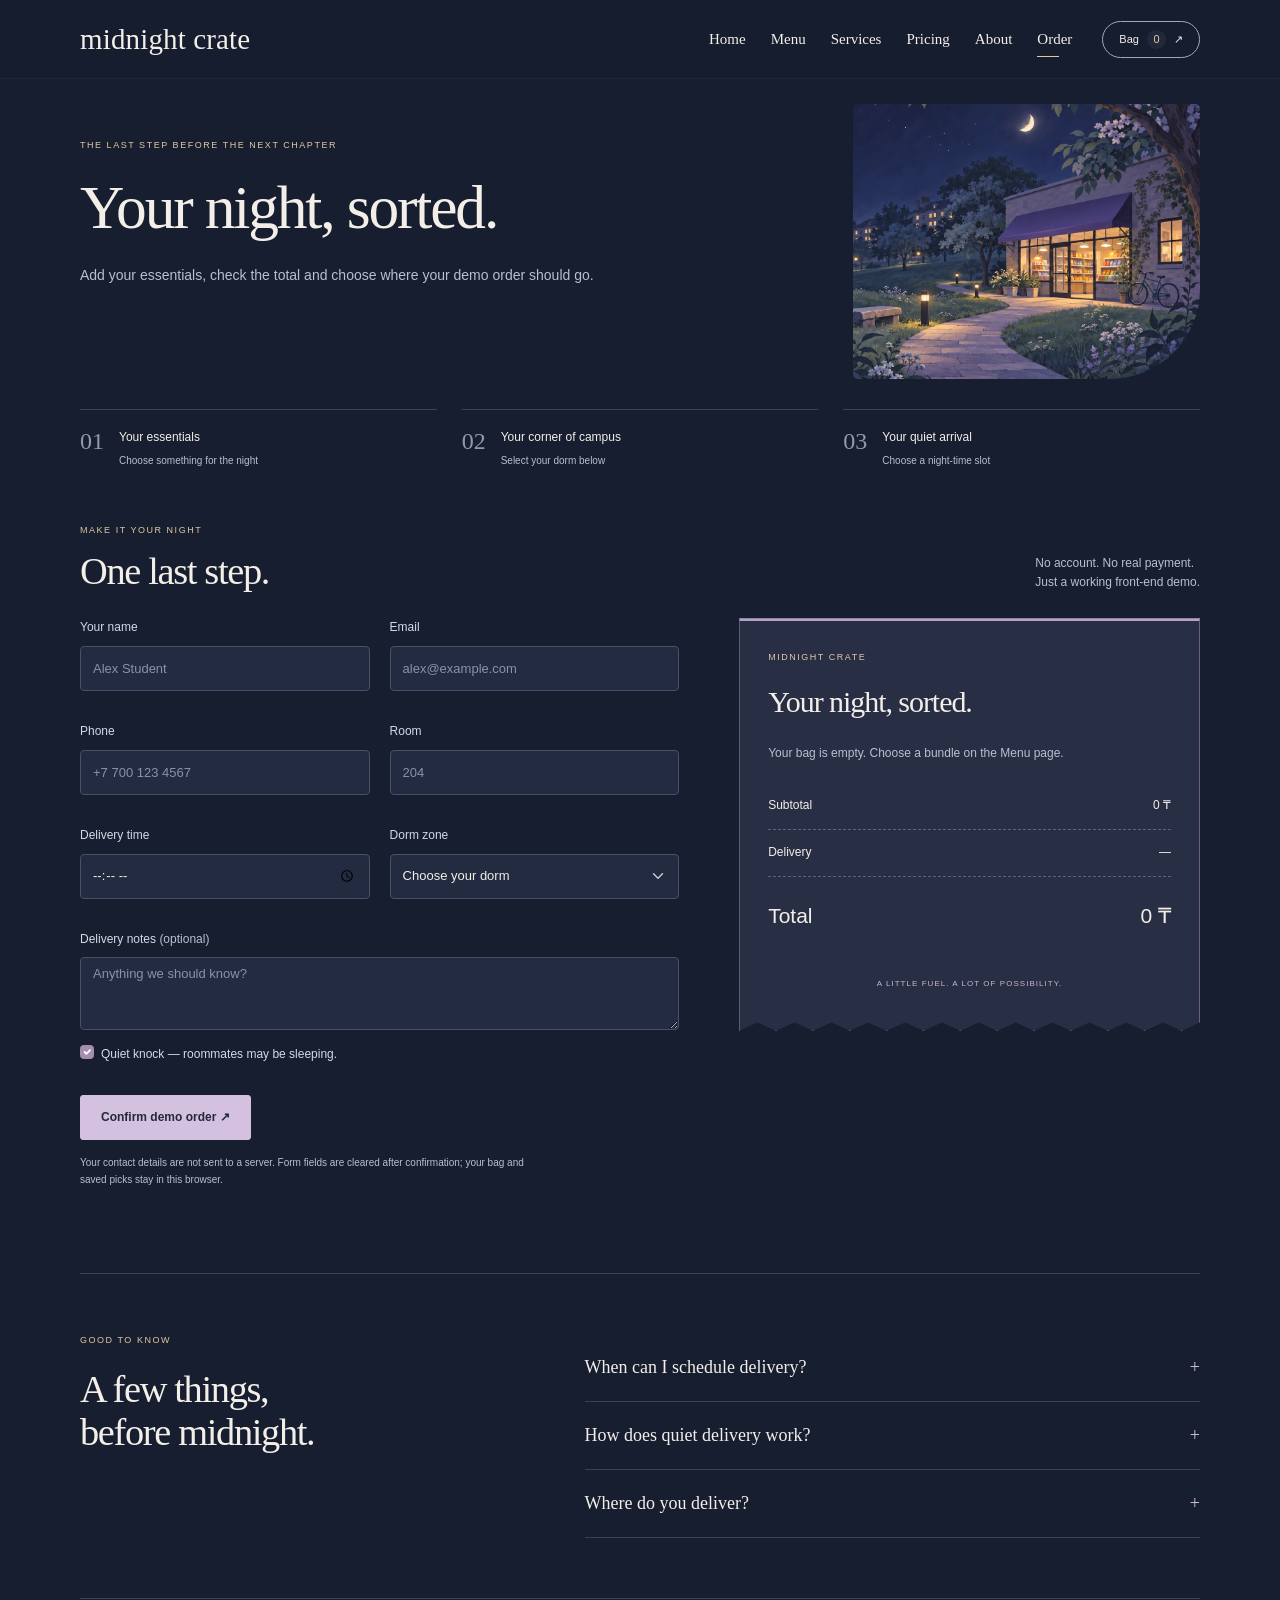
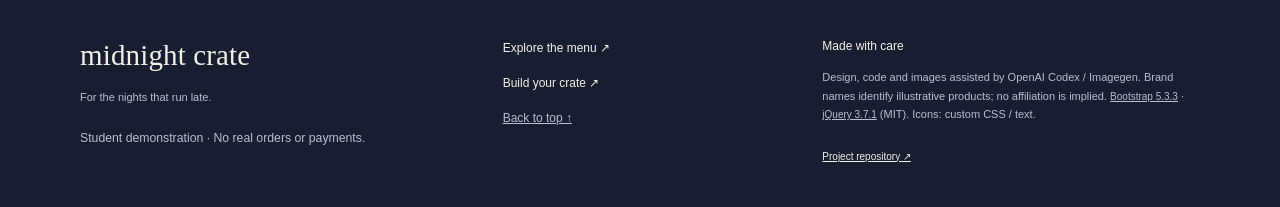
<file: site/order.html>
<!doctype html><html lang="en"><head><meta charset="utf-8"><meta name="viewport" content="width=device-width,initial-scale=1"><meta name="description" content="Midnight Crate — a student front-end project for late-night campus essentials."><title>Order · Midnight Crate</title><link rel="icon" href="images/moon.svg" type="image/svg+xml"><link rel="stylesheet" href="vendor/bootstrap.min.css"><link rel="stylesheet" href="css/site-v5.css?v=7d84ccd52e"><script defer src="vendor/jquery.min.js"></script><script defer src="js/data.js?v=9efae27859"></script><script defer src="js/app.js?v=2527fb0955"></script><script defer src="js/student.js?v=4a61446865"></script></head><body data-page="order"><a class="skip" href="#main">Skip to content</a><header class="site-header"><div class="shell nav-wrap"><a class="brand" href="index.html?v=11">midnight crate</a><button class="nav-toggle" aria-label="Open navigation" aria-expanded="false" aria-controls="navigation">☰</button><nav id="navigation" aria-label="Main navigation"><a href="index.html?v=11">Home</a><a href="menu.html?v=11">Menu</a><a href="services.html?v=11">Services</a><a href="pricing.html?v=11">Pricing</a><a href="about.html?v=11">About</a><a href="order.html?v=11" aria-current="page">Order</a></nav><button class="cart-open" aria-label="Open cart">Bag <span class="cart-count">0</span> ↗</button></div></header><main id="main"><section class="page-intro shell illustrated-intro intro-order"><div class="intro-vignette" aria-hidden="true"></div><span class="eyebrow">THE LAST STEP BEFORE THE NEXT CHAPTER</span><h1>Your night, sorted.</h1><p>Add your essentials, check the total and choose where your demo order should go.</p></section><section class="shell order-journey" aria-label="Your demo order journey"><div class="journey-step active"><span>01</span><div><strong>Your essentials</strong><small class="journey-bag">Choose something for the night</small></div></div><div class="journey-step"><span>02</span><div><strong>Your corner of campus</strong><small class="journey-dorm">Select your dorm below</small></div></div><div class="journey-step"><span>03</span><div><strong>Your quiet arrival</strong><small class="journey-time">Choose a night-time slot</small></div></div></section><section class="checkout-section shell" id="checkout"><div class="section-heading"><div><span class="eyebrow">MAKE IT YOUR NIGHT</span><h2>One last step.</h2></div><p>No account. No real payment.<br>Just a working front-end demo.</p></div><div class="checkout-grid"><form class="order-form" novalidate><div class="form-grid"><div class="field"><label for="name">Your name</label><input class="form-control" id="name" name="name" type="text" placeholder="Alex Student" required aria-describedby="name-error"><span class="field-error" id="name-error"></span></div><div class="field"><label for="email">Email</label><input class="form-control" id="email" name="email" type="email" placeholder="alex@example.com" required aria-describedby="email-error"><span class="field-error" id="email-error"></span></div><div class="field"><label for="phone">Phone</label><input class="form-control" id="phone" name="phone" type="tel" placeholder="+7 700 123 4567" required aria-describedby="phone-error"><span class="field-error" id="phone-error"></span></div><div class="field"><label for="room">Room</label><input class="form-control" id="room" name="room" type="text" placeholder="204" required aria-describedby="room-error"><span class="field-error" id="room-error"></span></div><div class="field"><label for="time">Delivery time</label><input class="form-control" id="time" name="time" type="time" placeholder="" required aria-describedby="time-error"><span class="field-error" id="time-error"></span></div><div class="field"><label for="dorm">Dorm zone</label><select id="dorm" name="dorm" class="form-select" required aria-describedby="dorm-error"><option value="">Choose your dorm</option><option value="D1">Dorm D1 · 300 ₸</option><option value="D2">Dorm D2 · 300 ₸</option><option value="D3">Dorm D3 · 500 ₸</option><option value="D4">Dorm D4 · 500 ₸</option></select><span id="dorm-error" class="field-error"></span></div><div class="field full"><label for="notes">Delivery notes <span class="muted">(optional)</span></label><textarea id="notes" name="notes" class="form-control" rows="3" maxlength="300" placeholder="Anything we should know?"></textarea></div><div class="full form-check"><input class="form-check-input" type="checkbox" id="quiet" name="quiet" checked><label class="form-check-label" for="quiet">Quiet knock — roommates may be sleeping.</label></div></div><p class="checkout-error" role="alert"></p><button class="button submit-order" type="submit">Confirm demo order ↗</button><p class="privacy">Your contact details are not sent to a server. Form fields are cleared after confirmation; your bag and saved picks stay in this browser.</p></form><aside class="receipt" aria-label="Order summary"><span class="eyebrow">MIDNIGHT CRATE</span><h3>Your night, sorted.</h3><div id="receipt-items"></div><div class="receipt-line"><span>Subtotal</span><span id="receipt-subtotal"></span></div><div class="receipt-line"><span>Delivery</span><span id="receipt-delivery">Choose dorm</span></div><div class="receipt-line receipt-total"><span>Total</span><strong id="receipt-total"></strong></div><span class="receipt-note">A LITTLE FUEL. A LOT OF POSSIBILITY.</span></aside></div><div class="success-message" role="status" tabindex="-1"></div></section><section class="faq shell"><div><span class="eyebrow">GOOD TO KNOW</span><h2>A few things,<br>before midnight.</h2></div><div><div class="faq-item"><h3><button class="faq-toggle" aria-expanded="false" aria-controls="answer-0">When can I schedule delivery?<span>+</span></button></h3><div class="faq-answer" id="answer-0"><p>Choose any time from 20:00 to 04:00. This is a front-end demonstration: no real delivery is booked.</p></div></div><div class="faq-item"><h3><button class="faq-toggle" aria-expanded="false" aria-controls="answer-1">How does quiet delivery work?<span>+</span></button></h3><div class="faq-answer" id="answer-1"><p>Select Quiet knock in your order. Your preference appears in the confirmation, together with your dorm and room.</p></div></div><div class="faq-item"><h3><button class="faq-toggle" aria-expanded="false" aria-controls="answer-2">Where do you deliver?<span>+</span></button></h3><div class="faq-answer" id="answer-2"><p>Our illustrated campus has four dormitories. D1 and D2 cost 300 ₸; D3 and D4 cost 500 ₸. The campus and fees are part of this student demonstration.</p></div></div></div></section></main><footer class="site-footer shell"><div><a class="brand" href="index.html?v=11">midnight crate</a><p>For the nights that run late.</p><small>Student demonstration · No real orders or payments.</small></div><div><a href="menu.html?v=11">Explore the menu ↗</a><a href="order.html?v=11">Build your crate ↗</a><button class="text-button smooth-top">Back to top ↑</button></div><div class="credits"><h2>Made with care</h2><p>Design, code and images assisted by OpenAI Codex / Imagegen. Brand names identify illustrative products; no affiliation is implied. <a href="https://getbootstrap.com/" target="_blank" rel="noopener">Bootstrap 5.3.3</a> · <a href="https://jquery.com/" target="_blank" rel="noopener">jQuery 3.7.1</a> (MIT). Icons: custom CSS / text.</p><a href="https://github.com/nuar-tech/midterm_WEB" target="_blank" rel="noopener">Project repository ↗</a></div></footer><dialog class="product-dialog" aria-labelledby="product-detail-title"><button class="product-close icon-button" aria-label="Close product details">×</button><div class="detail-layout"><div class="detail-art product-image" role="img"></div><div class="detail-content"><span class="eyebrow detail-tag"></span><h2 id="product-detail-title"></h2><div class="detail-brands"></div><p class="detail-description"></p><h3>Inside your crate</h3><ul class="detail-contents"></ul><div class="detail-meta"></div><p class="detail-note"></p><div class="detail-buy"><strong class="detail-price"></strong><button class="button detail-add">Add to bag ↗</button></div><small>Demo menu. Food and product imagery is AI-assisted. No brand affiliation.</small></div></div></dialog><div class="toast-message" role="status" aria-live="polite"></div><dialog class="cart-dialog" aria-labelledby="bag-title"><div class="dialog-heading"><div><span class="eyebrow">YOUR NIGHT, PACKED</span><h2 id="bag-title">Your bag.</h2></div><button class="close-dialog icon-button" aria-label="Close cart">×</button></div><div id="cart-items"></div><div class="bag-total"><span>Subtotal</span><strong id="cart-total">0 ₸</strong></div><p class="muted">Delivery is calculated when you choose a dorm.</p><a class="button" href="order.html?v=11#checkout">Continue to order ↗</a><button class="text-button clear-cart">Empty bag</button></dialog><noscript><p class="shell">Enable JavaScript to browse the catalogue and use the demo checkout.</p></noscript></body></html>
</file>
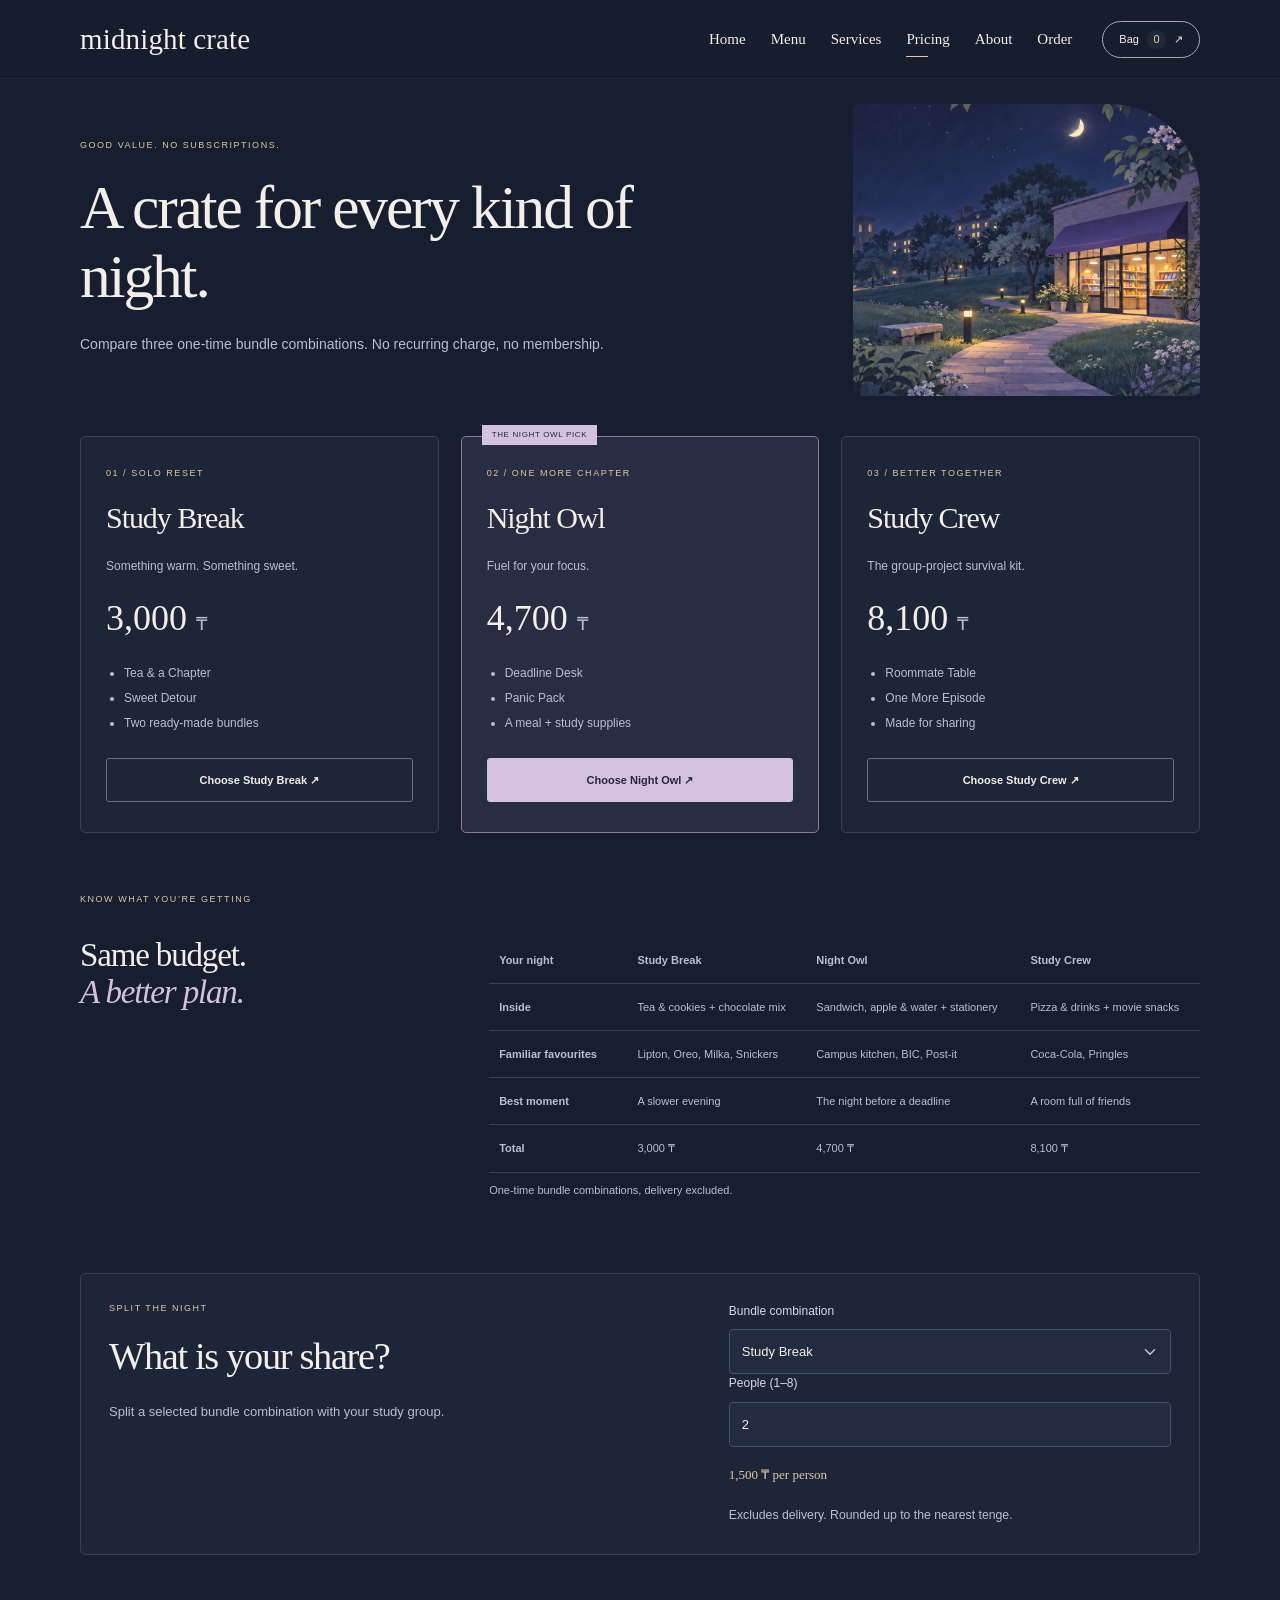
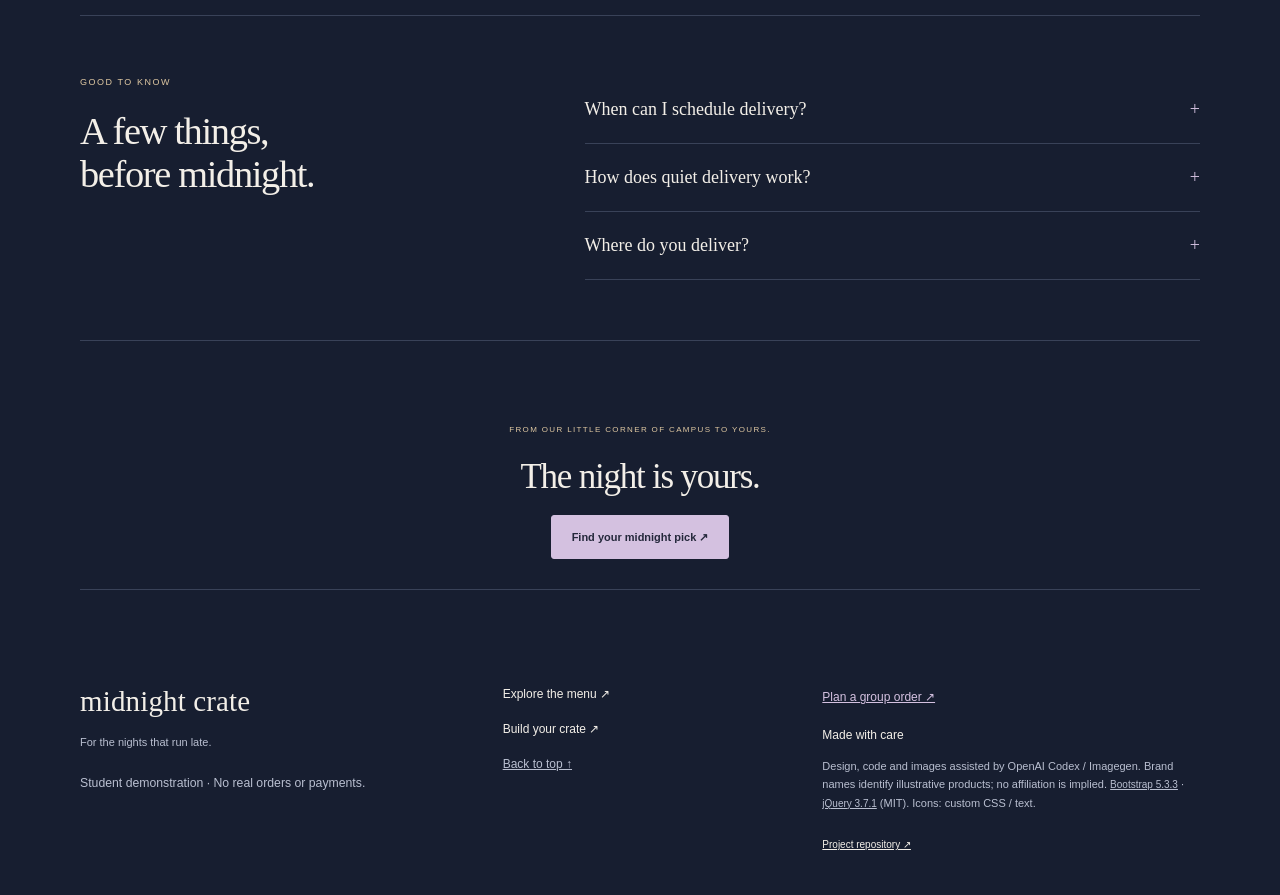
<file: site/pricing.html>
<!doctype html><html lang="en"><head><meta charset="utf-8"><meta name="viewport" content="width=device-width,initial-scale=1"><meta name="description" content="Midnight Crate — a student front-end project for late-night campus essentials."><title>Pricing · Midnight Crate</title><link rel="icon" href="images/moon.svg" type="image/svg+xml"><link rel="stylesheet" href="vendor/bootstrap.min.css"><link rel="stylesheet" href="css/site-v5.css?v=7d84ccd52e"><script defer src="vendor/jquery.min.js"></script><script defer src="js/data.js?v=9efae27859"></script><script defer src="js/app.js?v=2527fb0955"></script><script defer src="js/student.js?v=4a61446865"></script></head><body data-page="pricing"><a class="skip" href="#main">Skip to content</a><header class="site-header"><div class="shell nav-wrap"><a class="brand" href="index.html?v=11">midnight crate</a><button class="nav-toggle" aria-label="Open navigation" aria-expanded="false" aria-controls="navigation">☰</button><nav id="navigation" aria-label="Main navigation"><a href="index.html?v=11">Home</a><a href="menu.html?v=11">Menu</a><a href="services.html?v=11">Services</a><a href="pricing.html?v=11" aria-current="page">Pricing</a><a href="about.html?v=11">About</a><a href="order.html?v=11">Order</a></nav><button class="cart-open" aria-label="Open cart">Bag <span class="cart-count">0</span> ↗</button></div></header><main id="main"><section class="page-intro shell illustrated-intro intro-pricing"><div class="intro-vignette" aria-hidden="true"></div><span class="eyebrow">GOOD VALUE. NO SUBSCRIPTIONS.</span><h1>A crate for every kind of night.</h1><p>Compare three one-time bundle combinations. No recurring charge, no membership.</p></section><section class="shell plans" id="plans"><article class="plan"><span class="eyebrow">01 / SOLO RESET</span><h2>Study Break</h2><p>Something warm. Something sweet.</p><div class="plan-price">3,000 <small>₸</small></div><ul><li>Tea &amp; a Chapter</li><li>Sweet Detour</li><li>Two ready-made bundles</li></ul><button class="button secondary add-plan" data-plan="break">Choose Study Break ↗</button></article><article class="plan featured"><span class="plan-badge">THE NIGHT OWL PICK</span><span class="eyebrow">02 / ONE MORE CHAPTER</span><h2>Night Owl</h2><p>Fuel for your focus.</p><div class="plan-price">4,700 <small>₸</small></div><ul><li>Deadline Desk</li><li>Panic Pack</li><li>A meal + study supplies</li></ul><button class="button add-plan" data-plan="owl">Choose Night Owl ↗</button></article><article class="plan"><span class="eyebrow">03 / BETTER TOGETHER</span><h2>Study Crew</h2><p>The group-project survival kit.</p><div class="plan-price">8,100 <small>₸</small></div><ul><li>Roommate Table</li><li>One More Episode</li><li>Made for sharing</li></ul><button class="button secondary add-plan" data-plan="crew">Choose Study Crew ↗</button></article></section><section class="shell plan-comparison"><span class="eyebrow">KNOW WHAT YOU’RE GETTING</span><h2>Same budget.<br> <em>A better plan.</em></h2><div class="table-responsive"><table class="table"><caption>One-time bundle combinations, delivery excluded.</caption><thead><tr><th scope="col">Your night</th><th scope="col">Study Break</th><th scope="col">Night Owl</th><th scope="col">Study Crew</th></tr></thead><tbody><tr><th scope="row">Inside</th><td>Tea &amp; cookies + chocolate mix</td><td>Sandwich, apple &amp; water + stationery</td><td>Pizza &amp; drinks + movie snacks</td></tr><tr><th scope="row">Familiar favourites</th><td>Lipton, Oreo, Milka, Snickers</td><td>Campus kitchen, BIC, Post-it</td><td>Coca-Cola, Pringles</td></tr><tr><th scope="row">Best moment</th><td>A slower evening</td><td>The night before a deadline</td><td>A room full of friends</td></tr><tr><th scope="row">Total</th><td>3,000 ₸</td><td>4,700 ₸</td><td>8,100 ₸</td></tr></tbody></table></div></section><section class="shell panel budget-panel"><div><span class="eyebrow">SPLIT THE NIGHT</span><h2>What is your share?</h2><p>Split a selected bundle combination with your study group.</p></div><div><label for="split-plan">Bundle combination</label><select class="form-select" id="split-plan"><option value="3000">Study Break</option><option value="4700">Night Owl</option><option value="8100">Study Crew</option></select><label for="people">People (1–8)</label><input class="form-control" id="people" type="number" min="1" max="8" value="2"><p class="split-result" aria-live="polite"></p><small>Excludes delivery. Rounded up to the nearest tenge.</small></div></section><section class="faq shell"><div><span class="eyebrow">GOOD TO KNOW</span><h2>A few things,<br>before midnight.</h2></div><div><div class="faq-item"><h3><button class="faq-toggle" aria-expanded="false" aria-controls="answer-0">When can I schedule delivery?<span>+</span></button></h3><div class="faq-answer" id="answer-0"><p>Choose any time from 20:00 to 04:00. This is a front-end demonstration: no real delivery is booked.</p></div></div><div class="faq-item"><h3><button class="faq-toggle" aria-expanded="false" aria-controls="answer-1">How does quiet delivery work?<span>+</span></button></h3><div class="faq-answer" id="answer-1"><p>Select Quiet knock in your order. Your preference appears in the confirmation, together with your dorm and room.</p></div></div><div class="faq-item"><h3><button class="faq-toggle" aria-expanded="false" aria-controls="answer-2">Where do you deliver?<span>+</span></button></h3><div class="faq-answer" id="answer-2"><p>Our illustrated campus has four dormitories. D1 and D2 cost 300 ₸; D3 and D4 cost 500 ₸. The campus and fees are part of this student demonstration.</p></div></div></div></section><section class="closing-note shell"><span>FROM OUR LITTLE CORNER OF CAMPUS TO YOURS.</span><h2>The night is yours.</h2><a class="button" href="menu.html?v=11">Find your midnight pick ↗</a></section></main><footer class="site-footer shell"><div><a class="brand" href="index.html?v=11">midnight crate</a><p>For the nights that run late.</p><small>Student demonstration · No real orders or payments.</small></div><div><a href="menu.html?v=11">Explore the menu ↗</a><a href="order.html?v=11">Build your crate ↗</a><button class="text-button smooth-top">Back to top ↑</button></div><div class="credits"><button class="text-button open-desk">Plan a group order ↗</button><h2>Made with care</h2><p>Design, code and images assisted by OpenAI Codex / Imagegen. Brand names identify illustrative products; no affiliation is implied. <a href="https://getbootstrap.com/" target="_blank" rel="noopener">Bootstrap 5.3.3</a> · <a href="https://jquery.com/" target="_blank" rel="noopener">jQuery 3.7.1</a> (MIT). Icons: custom CSS / text.</p><a href="https://github.com/nuar-tech/midterm_WEB" target="_blank" rel="noopener">Project repository ↗</a></div></footer><dialog class="product-dialog" aria-labelledby="product-detail-title"><button class="product-close icon-button" aria-label="Close product details">×</button><div class="detail-layout"><div class="detail-art product-image" role="img"></div><div class="detail-content"><span class="eyebrow detail-tag"></span><h2 id="product-detail-title"></h2><div class="detail-brands"></div><p class="detail-description"></p><h3>Inside your crate</h3><ul class="detail-contents"></ul><div class="detail-meta"></div><p class="detail-note"></p><div class="detail-buy"><strong class="detail-price"></strong><button class="button detail-add">Add to bag ↗</button></div><small>Demo menu. Food and product imagery is AI-assisted. No brand affiliation.</small></div></div></dialog><div class="toast-message" role="status" aria-live="polite"></div><dialog class="cart-dialog" aria-labelledby="bag-title"><div class="dialog-heading"><div><span class="eyebrow">YOUR NIGHT, PACKED</span><h2 id="bag-title">Your bag.</h2></div><button class="close-dialog icon-button" aria-label="Close cart">×</button></div><div id="cart-items"></div><div class="bag-total"><span>Subtotal</span><strong id="cart-total">0 ₸</strong></div><p class="muted">Delivery is calculated when you choose a dorm.</p><a class="button" href="order.html?v=11#checkout">Continue to order ↗</a><button class="text-button clear-cart">Empty bag</button></dialog><noscript><p class="shell">Enable JavaScript to browse the catalogue and use the demo checkout.</p></noscript><dialog class="desk-dialog" aria-labelledby="desk-title"><button class="close-desk icon-button" aria-label="Close campus desk">×</button><span class="eyebrow">THE CAMPUS DESK</span><h2 id="desk-title">Plan a group order</h2><p>A student-project demo. This request stays on your device.</p><form class="desk-form" novalidate><label for="desk-name">Your name</label><input class="form-control" id="desk-name" name="name" type="text" aria-describedby="desk-name-error" required maxlength="80"><small class="field-error" id="desk-name-error"></small><label for="desk-email">Email</label><input class="form-control" id="desk-email" name="email" type="email" aria-describedby="desk-email-error" required maxlength="80"><small class="field-error" id="desk-email-error"></small><label for="desk-dorm">Dorm</label><select class="form-select" id="desk-dorm" name="dorm" aria-describedby="desk-dorm-error" required><option value="">Choose an option</option><option>D1</option><option>D2</option><option>D3</option><option>D4</option><option>Not on campus</option></select><small class="field-error" id="desk-dorm-error"></small><label for="desk-topic">Topic</label><select class="form-select" id="desk-topic" name="topic" aria-describedby="desk-topic-error" required><option value="">Choose an option</option><option>Menu suggestion</option><option>Delivery question</option><option>Group order</option><option>Project feedback</option></select><small class="field-error" id="desk-topic-error"></small><label for="desk-reply">Preferred reply</label><select class="form-select" id="desk-reply" name="reply" aria-describedby="desk-reply-error" required><option value="">Choose an option</option><option>Email</option><option>No reply needed</option></select><small class="field-error" id="desk-reply-error"></small><label for="desk-message">Your message</label><textarea class="form-control" id="desk-message" name="message" aria-describedby="desk-message-error" required maxlength="500"></textarea><small class="field-error" id="desk-message-error"></small><button class="button" type="submit">Complete demo request ↗</button></form><p class="desk-success" role="status"></p></dialog></body></html>
</file>
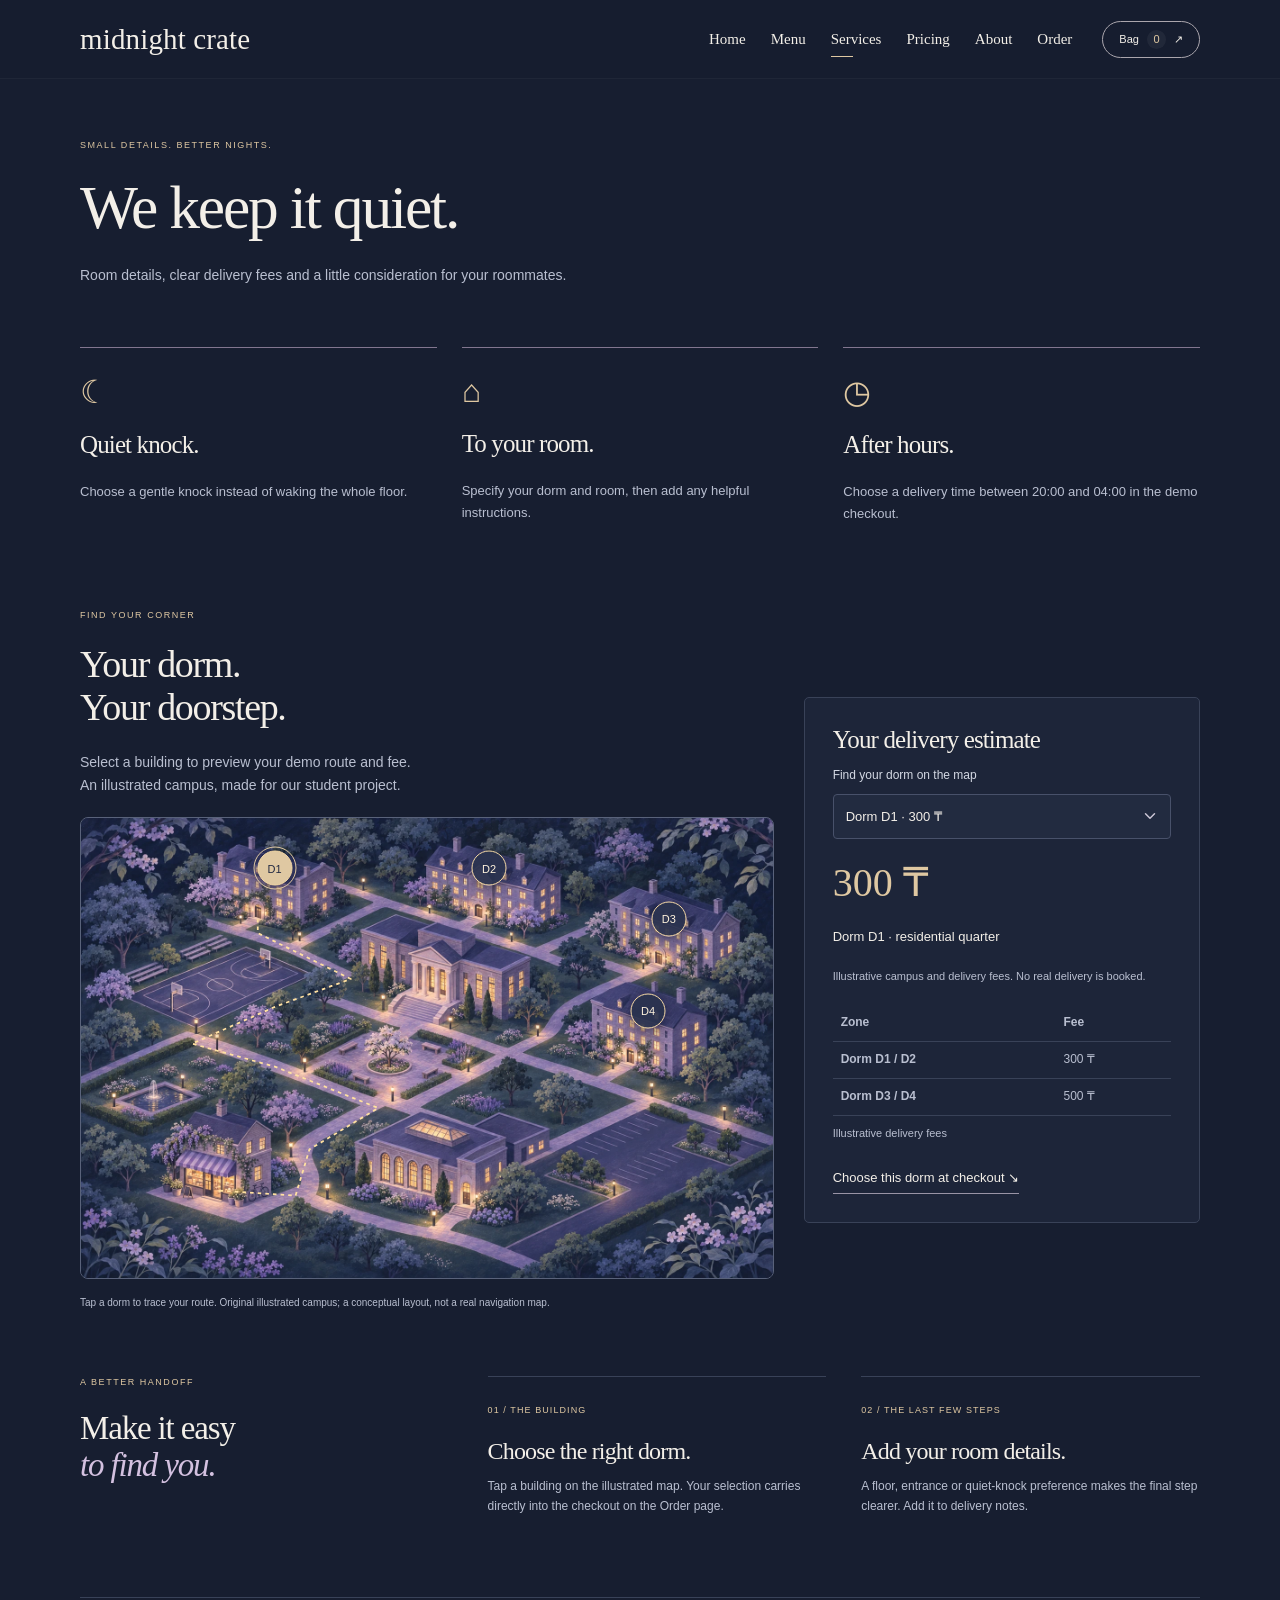
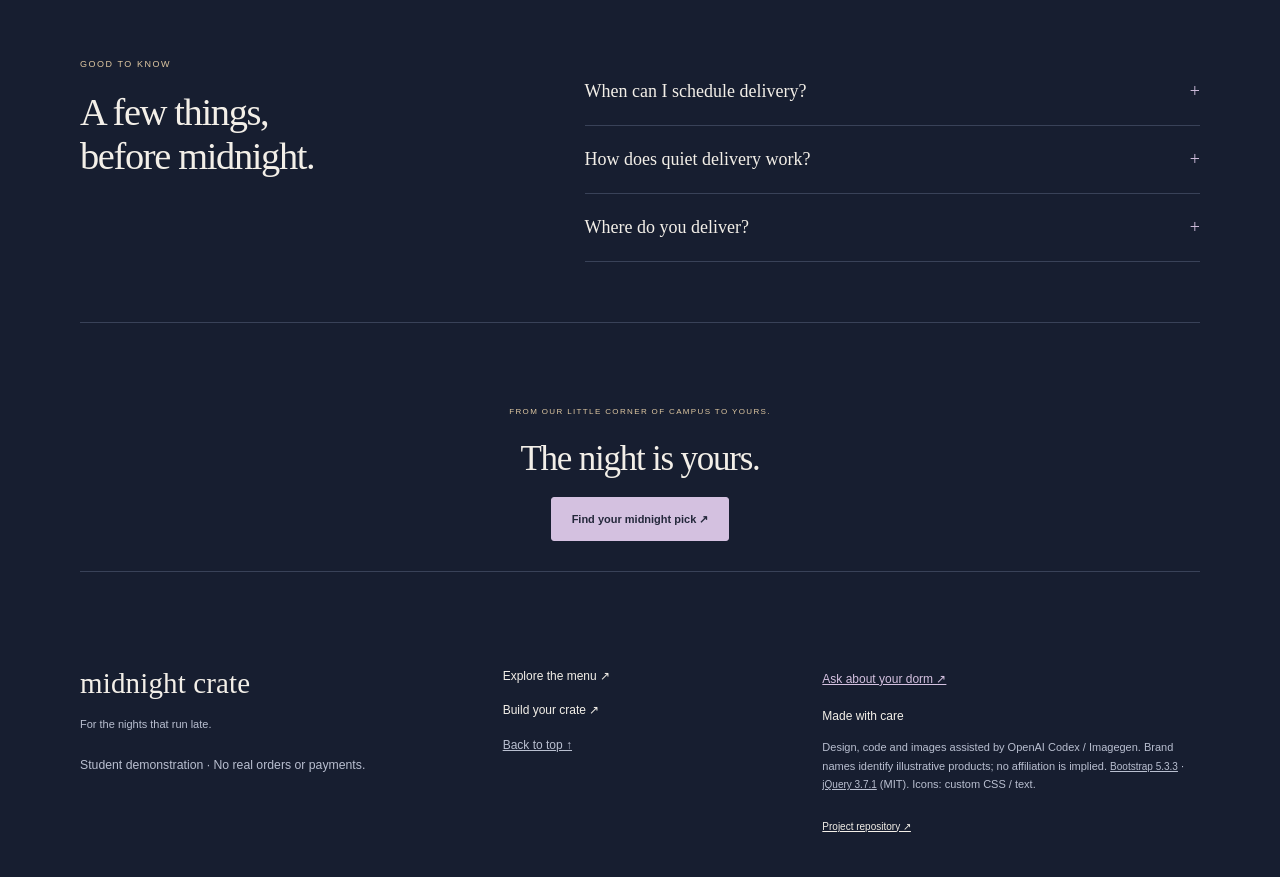
<file: site/services.html>
<!doctype html><html lang="en"><head><meta charset="utf-8"><meta name="viewport" content="width=device-width,initial-scale=1"><meta name="description" content="Midnight Crate — a student front-end project for late-night campus essentials."><title>Services · Midnight Crate</title><link rel="icon" href="images/moon.svg" type="image/svg+xml"><link rel="stylesheet" href="vendor/bootstrap.min.css"><link rel="stylesheet" href="css/site-v5.css?v=7d84ccd52e"><script defer src="vendor/jquery.min.js"></script><script defer src="js/data.js?v=9efae27859"></script><script defer src="js/app.js?v=2527fb0955"></script><script defer src="js/student.js?v=4a61446865"></script></head><body data-page="services"><a class="skip" href="#main">Skip to content</a><header class="site-header"><div class="shell nav-wrap"><a class="brand" href="index.html?v=11">midnight crate</a><button class="nav-toggle" aria-label="Open navigation" aria-expanded="false" aria-controls="navigation">☰</button><nav id="navigation" aria-label="Main navigation"><a href="index.html?v=11">Home</a><a href="menu.html?v=11">Menu</a><a href="services.html?v=11" aria-current="page">Services</a><a href="pricing.html?v=11">Pricing</a><a href="about.html?v=11">About</a><a href="order.html?v=11">Order</a></nav><button class="cart-open" aria-label="Open cart">Bag <span class="cart-count">0</span> ↗</button></div></header><main id="main"><section class="page-intro shell"><span class="eyebrow">SMALL DETAILS. BETTER NIGHTS.</span><h1>We keep it quiet.</h1><p>Room details, clear delivery fees and a little consideration for your roommates.</p></section><section class="shell three-col service-cards"><article><span class="step-number">☾</span><h2>Quiet knock.</h2><p>Choose a gentle knock instead of waking the whole floor.</p></article><article><span class="step-number">⌂</span><h2>To your room.</h2><p>Specify your dorm and room, then add any helpful instructions.</p></article><article><span class="step-number">◷</span><h2>After hours.</h2><p>Choose a delivery time between 20:00 and 04:00 in the demo checkout.</p></article></section><section class="shell map-section"><div><span class="eyebrow">FIND YOUR CORNER</span><h2>Your dorm.<br>Your doorstep.</h2><p class="muted">Select a building to preview your demo route and fee.<br>An illustrated campus, made for our student project.</p><div class="campus-map illustrated-map" aria-label="Interactive illustrated campus"><img src="images/night-campus-map.webp" alt="Isometric night-campus illustration with four dormitories, library, sports court and a small shop"><svg class="route-overlay" viewBox="0 0 1536 1024" aria-hidden="true"><path id="delivery-route" d="M400 700L700 500L850 350"/></svg><button data-zone="D1" class="map-pin" style="left:28%;top:11%" aria-label="Select dorm D1">D1</button><button data-zone="D2" class="map-pin" style="left:59%;top:11%" aria-label="Select dorm D2">D2</button><button data-zone="D3" class="map-pin" style="left:85%;top:22%" aria-label="Select dorm D3">D3</button><button data-zone="D4" class="map-pin" style="left:82%;top:42%" aria-label="Select dorm D4">D4</button></div><div class="map-caption"><span>Tap a dorm to trace your route. Original illustrated campus; a conceptual layout, not a real navigation map.</span></div></div><div class="panel"><h3>Your delivery estimate</h3><label for="zone-select">Find your dorm on the map</label><select id="zone-select" class="form-select"><option value="D1">Dorm D1 · 300 ₸</option><option value="D2">Dorm D2 · 300 ₸</option><option value="D3">Dorm D3 · 500 ₸</option><option value="D4">Dorm D4 · 500 ₸</option></select><p class="estimate" aria-live="polite">300 ₸</p><p class="selected-dorm">Dorm D1 · residential quarter</p><p class="map-disclaimer">Illustrative campus and delivery fees. No real delivery is booked.</p><div class="table-responsive"><table class="table"><caption>Illustrative delivery fees</caption><thead><tr><th scope="col">Zone</th><th scope="col">Fee</th></tr></thead><tbody><tr><th scope="row">Dorm D1 / D2</th><td>300 ₸</td></tr><tr><th scope="row">Dorm D3 / D4</th><td>500 ₸</td></tr></tbody></table></div><a href="order.html?v=11#checkout" class="underlink">Choose this dorm at checkout ↘</a></div></section><section class="shell delivery-notes"><div><span class="eyebrow">A BETTER HANDOFF</span><h2>Make it easy<br> <em>to find you.</em></h2></div><div class="delivery-note"><span>01 / THE BUILDING</span><h3>Choose the right dorm.</h3><p>Tap a building on the illustrated map. Your selection carries directly into the checkout on the Order page.</p></div><div class="delivery-note"><span>02 / THE LAST FEW STEPS</span><h3>Add your room details.</h3><p>A floor, entrance or quiet-knock preference makes the final step clearer. Add it to delivery notes.</p></div></section><section class="faq shell"><div><span class="eyebrow">GOOD TO KNOW</span><h2>A few things,<br>before midnight.</h2></div><div><div class="faq-item"><h3><button class="faq-toggle" aria-expanded="false" aria-controls="answer-0">When can I schedule delivery?<span>+</span></button></h3><div class="faq-answer" id="answer-0"><p>Choose any time from 20:00 to 04:00. This is a front-end demonstration: no real delivery is booked.</p></div></div><div class="faq-item"><h3><button class="faq-toggle" aria-expanded="false" aria-controls="answer-1">How does quiet delivery work?<span>+</span></button></h3><div class="faq-answer" id="answer-1"><p>Select Quiet knock in your order. Your preference appears in the confirmation, together with your dorm and room.</p></div></div><div class="faq-item"><h3><button class="faq-toggle" aria-expanded="false" aria-controls="answer-2">Where do you deliver?<span>+</span></button></h3><div class="faq-answer" id="answer-2"><p>Our illustrated campus has four dormitories. D1 and D2 cost 300 ₸; D3 and D4 cost 500 ₸. The campus and fees are part of this student demonstration.</p></div></div></div></section><section class="closing-note shell"><span>FROM OUR LITTLE CORNER OF CAMPUS TO YOURS.</span><h2>The night is yours.</h2><a class="button" href="menu.html?v=11">Find your midnight pick ↗</a></section></main><footer class="site-footer shell"><div><a class="brand" href="index.html?v=11">midnight crate</a><p>For the nights that run late.</p><small>Student demonstration · No real orders or payments.</small></div><div><a href="menu.html?v=11">Explore the menu ↗</a><a href="order.html?v=11">Build your crate ↗</a><button class="text-button smooth-top">Back to top ↑</button></div><div class="credits"><button class="text-button open-desk">Ask about your dorm ↗</button><h2>Made with care</h2><p>Design, code and images assisted by OpenAI Codex / Imagegen. Brand names identify illustrative products; no affiliation is implied. <a href="https://getbootstrap.com/" target="_blank" rel="noopener">Bootstrap 5.3.3</a> · <a href="https://jquery.com/" target="_blank" rel="noopener">jQuery 3.7.1</a> (MIT). Icons: custom CSS / text.</p><a href="https://github.com/nuar-tech/midterm_WEB" target="_blank" rel="noopener">Project repository ↗</a></div></footer><dialog class="product-dialog" aria-labelledby="product-detail-title"><button class="product-close icon-button" aria-label="Close product details">×</button><div class="detail-layout"><div class="detail-art product-image" role="img"></div><div class="detail-content"><span class="eyebrow detail-tag"></span><h2 id="product-detail-title"></h2><div class="detail-brands"></div><p class="detail-description"></p><h3>Inside your crate</h3><ul class="detail-contents"></ul><div class="detail-meta"></div><p class="detail-note"></p><div class="detail-buy"><strong class="detail-price"></strong><button class="button detail-add">Add to bag ↗</button></div><small>Demo menu. Food and product imagery is AI-assisted. No brand affiliation.</small></div></div></dialog><div class="toast-message" role="status" aria-live="polite"></div><dialog class="cart-dialog" aria-labelledby="bag-title"><div class="dialog-heading"><div><span class="eyebrow">YOUR NIGHT, PACKED</span><h2 id="bag-title">Your bag.</h2></div><button class="close-dialog icon-button" aria-label="Close cart">×</button></div><div id="cart-items"></div><div class="bag-total"><span>Subtotal</span><strong id="cart-total">0 ₸</strong></div><p class="muted">Delivery is calculated when you choose a dorm.</p><a class="button" href="order.html?v=11#checkout">Continue to order ↗</a><button class="text-button clear-cart">Empty bag</button></dialog><noscript><p class="shell">Enable JavaScript to browse the catalogue and use the demo checkout.</p></noscript><dialog class="desk-dialog" aria-labelledby="desk-title"><button class="close-desk icon-button" aria-label="Close campus desk">×</button><span class="eyebrow">THE CAMPUS DESK</span><h2 id="desk-title">Ask about your dorm</h2><p>A student-project demo. This request stays on your device.</p><form class="desk-form" novalidate><label for="desk-name">Your name</label><input class="form-control" id="desk-name" name="name" type="text" aria-describedby="desk-name-error" required maxlength="80"><small class="field-error" id="desk-name-error"></small><label for="desk-email">Email</label><input class="form-control" id="desk-email" name="email" type="email" aria-describedby="desk-email-error" required maxlength="80"><small class="field-error" id="desk-email-error"></small><label for="desk-dorm">Dorm</label><select class="form-select" id="desk-dorm" name="dorm" aria-describedby="desk-dorm-error" required><option value="">Choose an option</option><option>D1</option><option>D2</option><option>D3</option><option>D4</option><option>Not on campus</option></select><small class="field-error" id="desk-dorm-error"></small><label for="desk-topic">Topic</label><select class="form-select" id="desk-topic" name="topic" aria-describedby="desk-topic-error" required><option value="">Choose an option</option><option>Menu suggestion</option><option>Delivery question</option><option>Group order</option><option>Project feedback</option></select><small class="field-error" id="desk-topic-error"></small><label for="desk-reply">Preferred reply</label><select class="form-select" id="desk-reply" name="reply" aria-describedby="desk-reply-error" required><option value="">Choose an option</option><option>Email</option><option>No reply needed</option></select><small class="field-error" id="desk-reply-error"></small><label for="desk-message">Your message</label><textarea class="form-control" id="desk-message" name="message" aria-describedby="desk-message-error" required maxlength="500"></textarea><small class="field-error" id="desk-message-error"></small><button class="button" type="submit">Complete demo request ↗</button></form><p class="desk-success" role="status"></p></dialog></body></html>
</file>
<file: site/css/site-v5.css>
/* Midnight Crate — one visual system, November 2026. */
:root{--bg:#171e30;--panel:#222a40;--panel-soft:#1d2539;--line:#394258;--text:#f3efe8;--muted:#b9bfd0;--accent:#d4c1e0;--gold:#dfc8a2;--danger:#ffb5ae;--orange:var(--gold)}
*{box-sizing:border-box}html{scroll-padding-top:100px}body{margin:0;background:var(--bg);color:var(--text);font:14px/1.65 Arial,Helvetica,sans-serif}a{color:inherit;text-decoration:none}a:hover{color:var(--gold)}button,input,select,textarea{font:inherit}button,a,input,select,textarea{touch-action:manipulation}button{cursor:pointer}button:disabled{opacity:.5;cursor:not-allowed}img{max-width:100%}h1,h2,h3,p{margin-top:0}h1,h2,h3,.brand{font-family:Georgia,'Times New Roman',serif;font-weight:400;letter-spacing:-.035em;line-height:1.13}h1{font-size:clamp(42px,4.8vw,66px);margin-bottom:22px}h2{font-size:clamp(30px,3vw,40px);margin-bottom:22px}h3{font-size:25px;margin-bottom:12px}p{color:var(--muted);margin-bottom:20px}small,.muted{color:var(--muted)}.shell{width:calc(100% - 80px);max-width:1120px;margin-inline:auto}.eyebrow{display:block;font:9px/1.5 Arial,sans-serif;letter-spacing:.17em;color:var(--gold);margin-bottom:20px}.orange{color:var(--gold)}em{font-weight:400;color:var(--accent)}.button{display:inline-flex;align-items:center;justify-content:center;gap:12px;padding:12px 20px;background:var(--accent);color:#24283b;border:1px solid var(--accent);border-radius:3px;font-size:12px;font-weight:600;transition:transform .2s,background .2s}.button:hover{background:#e4d9ec;color:#24283b;transform:translateY(-2px)}.button.secondary{background:transparent;color:var(--text);border-color:#687085}.button.secondary:hover{background:#30394d}.underlink{display:inline-block;border-bottom:1px solid #9994a6;padding-bottom:5px;font-size:13px}.text-button{padding:0;background:none;border:0;color:var(--muted);font-size:12px;text-decoration:underline}.text-button:hover{color:var(--gold)}.icon-button{display:grid;place-items:center;width:36px;height:36px;border:1px solid var(--line);border-radius:50%;background:#222a40;color:var(--text);font-size:24px;line-height:1}.skip{position:fixed;top:-100px;left:15px;z-index:100;background:white;color:black;padding:10px}.skip:focus{top:10px}:focus-visible{outline:2px solid var(--gold)!important;outline-offset:4px!important;box-shadow:none!important}[hidden]{display:none!important}
/* Navigation and approved illustrated home. */
.site-header{position:sticky;top:0;z-index:30;background:#171e30f2;backdrop-filter:blur(16px);border-bottom:1px solid #ffffff0a}.nav-wrap{min-height:78px;display:flex;align-items:center;gap:30px}.brand{font-size:29px;letter-spacing:.005em;white-space:nowrap}.nav-wrap nav{margin-left:auto;display:flex;gap:25px}.nav-wrap nav a{font:15px Georgia,serif;position:relative;padding:12px 0}.nav-wrap nav a[aria-current]:after{content:'';position:absolute;left:0;bottom:3px;width:22px;height:1px;background:var(--gold)}.cart-open{background:none;color:var(--text);border:1px solid #aba6ad;border-radius:30px;padding:8px 16px;font-size:11px;white-space:nowrap}.cart-count{display:inline-grid;place-items:center;background:#ffffff0d;color:var(--gold);width:19px;height:19px;border-radius:50%;margin:0 5px}.nav-toggle{display:none}body[data-page=index] .site-header{background:transparent;backdrop-filter:none;border:0}body[data-page=index].scrolled .site-header{background:#171e30f2;backdrop-filter:blur(16px)}.hero{position:relative;margin-top:-78px;min-height:760px;height:min(900px,100svh);background:url('../images/illustrated-campus.webp') center/cover;overflow:hidden}.hero-inner{position:relative;z-index:1;height:100%;padding-top:155px}.hero h1{font-size:clamp(56px,5.7vw,86px);line-height:1.08;max-width:760px;margin-bottom:25px;color:#faf7f1}.hero p{font:clamp(19px,1.7vw,25px)/1.6 Georgia,serif;color:#f2efed;max-width:780px}.hero-link{font:23px Georgia,serif;display:inline-flex;gap:18px;margin-top:12px}.hero-bottom{position:absolute;left:0;right:0;bottom:35px;display:flex;justify-content:space-between;align-items:center;z-index:2}.hero-bottom>span{font-size:10px;letter-spacing:.18em;color:white}.hero-down{display:grid;place-items:center;width:43px;height:43px;border:1px solid #ddd7cf;border-radius:50%;font-size:24px}.fireflies{position:absolute;inset:0;pointer-events:none}.intro-strip{display:flex;justify-content:space-between;align-items:center;gap:45px;padding-block:65px 25px}.intro-strip h2{margin:0}.intro-strip p{font-size:13px;max-width:360px;margin:0}.campus-edits{padding-block:35px}.editorial-grid{display:grid;grid-template-columns:1fr 1fr;gap:25px}.editorial-card{position:relative;overflow:hidden;isolation:isolate;min-height:255px;padding:28px;border:1px solid var(--line);border-radius:5px;background:#222a40;transition:transform .2s}.editorial-card:hover{transform:translateY(-3px);color:inherit}.edit-number{display:block;font-size:8px;letter-spacing:.13em;color:var(--gold);margin-bottom:18px}.editorial-card h3{font-size:29px;max-width:64%}.editorial-card p{max-width:60%;font-size:12px}.editorial-link{position:relative;z-index:1;font-size:11px;border-bottom:1px solid #8c8798;padding-bottom:5px}.editorial-art{position:absolute;width:43%;aspect-ratio:1;right:0;bottom:0;background-image:url('../images/campus-shelf-v5.webp');background-size:400% 300%;mask-image:linear-gradient(90deg,transparent,black 35%);z-index:-1}.art-desk{background-position:33.333% 50%}.art-party{background-position:100% 50%}.home-picks{display:grid;grid-template-columns:1.3fr 1fr 1fr;gap:28px;align-items:center;padding-block:40px 65px}.home-picks h2{font-size:34px}.home-picks p{font-size:13px}.fresh-mini{position:relative;border:1px solid var(--line);height:240px;border-radius:5px;background-image:url('../images/campus-shelf-v5.webp');background-size:400% 300%;background-repeat:no-repeat;overflow:hidden}.fresh-bowl{background-position:33.333% 0}.fresh-sandwich{background-position:100% 0}.fresh-mini span{position:absolute;inset:auto 0 0;padding:12px;background:#20283eea;color:var(--text);font:21px Georgia,serif}.fresh-mini b{display:block;margin-top:7px;font:11px Arial,sans-serif;color:var(--gold)}.steps,.team-section,.values{padding-block:55px;border-top:1px solid var(--line)}.three-col{display:grid;grid-template-columns:repeat(3,1fr);gap:40px}.step-number{display:block;font:32px Georgia,serif;color:var(--gold);margin-bottom:20px}.three-col p{font-size:13px}
/* A compact menu, with one photographic collection. */
.menu-intro{display:grid;grid-template-columns:1.25fr 1fr;gap:70px;align-items:center;padding-block:55px 50px}.menu-intro h1{font-size:clamp(42px,4.5vw,60px)}.menu-intro>div>p{font-size:14px;max-width:500px}.menu-feature{position:relative;display:grid;grid-template-columns:145px 1fr;gap:18px;padding:40px 22px 22px;background:var(--panel-soft);border:1px solid var(--line);border-radius:5px}.feature-label{position:absolute;left:22px;top:15px;font-size:8px;letter-spacing:.13em;color:var(--gold)}.feature-art{width:145px;aspect-ratio:1;background:url('../images/campus-shelf-v5.webp') 0 0/400% 300%;border-radius:4px;align-self:center}.feature-brands{font-size:8px;letter-spacing:.06em;color:var(--gold)}.menu-feature h2{font-size:27px;margin:12px 0}.menu-feature p{font-size:11px;margin-bottom:12px}.feature-details{display:flex;justify-content:space-between;gap:15px;background:none;border:0;border-top:1px solid var(--line);padding:12px 0 0;width:100%;color:var(--text);font-size:11px}.catalog-section{padding-block:28px 65px;border-top:1px solid var(--line)}.section-heading{display:flex;align-items:end;justify-content:space-between;gap:25px;margin-bottom:25px}.section-heading h2{margin:0}.section-heading p{margin:0;font-size:12px}.section-heading .eyebrow{margin-bottom:12px}.result-count{font-size:11px;color:var(--muted);white-space:nowrap}.catalog-tools{display:grid;grid-template-columns:1fr 190px;gap:18px;margin-bottom:18px}.catalog-tools label{font-size:11px}.catalog-tools .form-control,.catalog-tools .form-select{min-height:42px;font-size:12px}.filters{display:flex;flex-wrap:wrap;gap:8px;margin-bottom:18px}.filter{border:1px solid #4d556c;border-radius:22px;background:none;color:var(--muted);font-size:11px;padding:7px 18px}.filter.active,.filter:hover{background:var(--accent);color:#232a3c;border-color:var(--accent)}.shelf-extras{border-block:1px solid var(--line);margin-bottom:25px;padding:13px 0}.shelf-extras summary{cursor:pointer;display:flex;align-items:center;justify-content:space-between;color:var(--text);font-size:12px;list-style:none}.shelf-extras summary::-webkit-details-marker{display:none}.shelf-extras summary>span{font-size:10px;color:var(--muted)}.shelf-extras[open] summary{margin-bottom:18px}.mood-filters{display:flex;gap:8px;align-items:center;flex-wrap:wrap}.mood-filters>span{font-size:10px;color:var(--muted);margin-right:8px}.mood-chip{border:1px solid transparent;background:none;color:var(--muted);font-size:10px;padding:6px 9px;border-radius:3px}.mood-chip.active,.mood-chip:hover{border-color:#72748a;background:#30354c;color:var(--text)}.shelf-preferences{display:flex;justify-content:space-between;gap:20px;align-items:center;margin-top:15px}.shelf-preferences label{display:flex;align-items:center;gap:12px;font-size:10px;margin:0}.shelf-preferences .form-select{width:140px;min-height:34px;margin:0;font-size:11px}.favorites-filter{border:1px solid #686780;border-radius:25px;background:none;color:var(--accent);font-size:11px;padding:7px 12px}.favorites-filter[aria-pressed=true]{background:var(--accent);color:#232a3c}.saved-count{margin-left:7px;font-size:10px}.product-grid{display:grid;grid-template-columns:repeat(4,minmax(0,1fr));gap:28px 24px}.product-card{display:flex;flex-direction:column;min-width:0;background:var(--panel-soft);border:1px solid var(--line);border-radius:5px;overflow:hidden;transition:border-color .2s,transform .2s}.product-card:hover{border-color:#6c6b83;transform:translateY(-3px)}.card-media{position:relative;background:#273044}.product-image{position:relative;width:100%;height:auto;aspect-ratio:1;max-width:none;margin:auto;display:block;border:0;background-image:url('../images/campus-shelf-v5.webp');background-size:400% 300%;background-repeat:no-repeat;background-color:#273044;color:var(--text);cursor:zoom-in}.category-tag{display:none}.save-pick{position:absolute;top:12px;right:12px;width:29px;height:29px;display:grid;place-items:center;background:#1c243acc;color:#e0d5e8;border:1px solid #84829788;border-radius:50%;font-size:18px;line-height:1}.save-pick[aria-pressed=true]{background:#4c3e5c;color:#f1d6ef}.view-inside{position:absolute;bottom:10px;left:50%;transform:translateX(-50%);background:#20283ee6;border:1px solid #62647a;color:#e7dfed;padding:5px 12px;border-radius:20px;font-size:10px;opacity:0;transition:opacity .2s}.product-image:hover .view-inside,.product-image:focus-visible .view-inside{opacity:1}.card-copy{padding:17px 17px 19px;display:flex;flex-direction:column;flex:1}.brand-line{font-size:8px;letter-spacing:.08em;text-transform:uppercase;color:#b8adc9;min-height:20px}.product-card h3{font-size:23px;margin-bottom:10px}.product-title{font:inherit;letter-spacing:inherit;color:inherit;text-align:left;border:0;background:none;padding:0}.product-title:hover{color:var(--gold)}.product-card p{font-size:12px;line-height:1.65;min-height:40px;margin-bottom:16px}.product-facts{display:flex;gap:8px;flex-wrap:wrap;color:#9faabd;font-size:9px;margin-bottom:17px}.product-facts span+span:before{content:'·';padding-right:8px}.product-bottom{display:flex;align-items:center;justify-content:space-between;gap:10px;margin-top:auto}.price{font-size:17px;font-weight:400;color:var(--text)}.price small{display:block;font-size:9px;margin-top:4px}.add-product{border:1px solid #6b6b83;border-radius:4px;background:none;color:var(--text);font-size:11px;padding:7px 12px;display:flex;gap:15px;align-items:center}.add-product span{font-size:18px;line-height:1}.add-product:hover{background:var(--accent);color:#22283c}.catalog-disclaimer{font-size:9px;line-height:1.7;max-width:830px;margin:22px 0 0;color:#919cb1}.empty-results{border:1px dashed var(--line);padding:40px;text-align:center}.night-planner{display:grid;grid-template-columns:1fr 1.3fr;gap:65px;padding:35px;background:var(--panel-soft);border:1px solid var(--line);border-radius:5px;margin-block:10px 65px}.planner-story h2{font-size:35px}.planner-story p{font-size:13px;max-width:320px}.planner-doodle{display:flex;align-items:center;gap:22px;font:38px Georgia,serif;color:var(--gold);margin-top:25px}.planner-doodle span{font-size:15px;font-style:italic;color:var(--accent)}.planner-fields{display:grid;grid-template-columns:1fr 1fr;gap:15px;margin-top:15px}.planner-result{border-top:1px solid var(--line);margin-top:20px;padding-top:20px}.planner-result h3{font-size:28px}.planner-result p{font-size:12px}.planner-result .button{font-size:11px;padding:10px 16px}.planner-controls>small{display:block;font-size:9px;margin-top:14px}
/* Page-specific compositions using the same campus artwork. */
.page-intro{padding-block:60px 40px}.page-intro h1{max-width:760px}.page-intro>p{max-width:620px;font-size:14px}.illustrated-intro{position:relative;isolation:isolate;padding-right:36%;min-height:320px;overflow:hidden}.intro-vignette{position:absolute;right:0;top:25px;bottom:20px;width:31%;z-index:-1;background:url('../images/illustrated-campus.webp') 92% 72%/auto 130%;border-radius:110px 110px 4px 4px}.intro-pricing .intro-vignette{border-radius:5px 90px 5px 5px;background-position:73% 74%}.intro-order .intro-vignette{border-radius:5px 5px 90px 5px;background-position:100% 78%}.service-cards{padding-bottom:45px;gap:25px}.service-cards article{border-top:1px solid #82768f;padding:25px 0 0}.service-cards h2{font-size:25px}.service-cards p{font-size:13px}.map-section{display:grid;grid-template-columns:1.75fr 1fr;gap:30px;align-items:center;padding-block:20px 65px}.map-section h2{font-size:38px}.panel{padding:28px;border:1px solid var(--line);border-radius:5px;background:var(--panel-soft)}.illustrated-map{position:relative;aspect-ratio:3/2;border:1px solid #59627a;overflow:hidden;border-radius:8px;background:#1d263d}.illustrated-map>img{display:block;width:100%;height:100%;object-fit:cover}.map-pin{position:absolute;transform:translate(-50%,-50%);display:grid;place-items:center;width:35px;height:35px;padding:0;border-radius:50%;border:1px solid #f3d7a4;color:#fff3dd;background:#29324de8;font-size:11px;z-index:2;box-shadow:0 3px 15px #080e2299}.map-pin.active,.map-pin:hover{background:var(--gold);color:#222942}.map-pin.active:after{content:'';position:absolute;inset:-5px;border:1px solid var(--gold);border-radius:50%;animation:pin-pulse 2s infinite}.route-overlay{position:absolute;inset:0;width:100%;height:100%;pointer-events:none}.route-overlay path{stroke:#ffe0a1;stroke-width:4;fill:none;stroke-linejoin:round;stroke-dasharray:8 9;animation:route-flow 1.4s linear infinite}.map-caption{font-size:10px;color:var(--muted);line-height:1.7;display:flex;flex-direction:column;gap:8px;margin-top:15px}.map-caption a{color:var(--accent);text-decoration:underline}.map-disclaimer{font-size:11px}.selected-dorm{font-size:13px;color:var(--text)}.estimate{font:40px Georgia,serif;color:var(--gold);margin-block:20px}.table{--bs-table-bg:transparent;--bs-table-color:var(--muted);--bs-table-border-color:var(--line);font-size:12px}.table caption{font-size:11px;color:var(--muted)}.delivery-notes{display:grid;grid-template-columns:1.1fr 1fr 1fr;gap:35px;padding-bottom:60px}.delivery-notes h2{font-size:33px}.delivery-note{border-top:1px solid var(--line);padding-top:20px}.delivery-note>span{font-size:9px;letter-spacing:.12em;color:var(--gold)}.delivery-note h3{font-size:24px;margin-top:18px}.delivery-note p{font-size:12px}.plans{display:grid;grid-template-columns:repeat(3,1fr);gap:22px;padding-block:20px 50px}.plan{position:relative;display:flex;flex-direction:column;padding:30px 25px;border:1px solid var(--line);border-radius:5px;background:var(--panel-soft)}.plan.featured{border-color:#8b7a9b;background:#282d43}.plan h2{font-size:30px}.plan p{font-size:12px}.plan ul{padding-left:18px;font-size:12px;line-height:2.1;color:var(--muted);margin-block:22px}.plan .button{width:100%;margin-top:auto;font-size:11px;padding-inline:8px}.plan-price{font:36px Georgia,serif}.plan-price small{font-size:18px}.plan-badge{position:absolute;left:20px;top:-12px;background:var(--accent);color:#24283b;padding:3px 10px;font-size:8px;letter-spacing:.08em}.plan-comparison{padding-block:10px 50px;display:grid;grid-template-columns:.8fr 1.5fr;gap:30px}.plan-comparison>.eyebrow{grid-column:1/-1;margin:0}.plan-comparison h2{font-size:33px}.plan-comparison th,.plan-comparison td{padding:14px 10px;min-width:130px;font-size:11px}.budget-panel{display:grid;grid-template-columns:1.3fr 1fr;gap:45px;margin-bottom:60px}.budget-panel p{font-size:13px}.split-result{font:27px Georgia,serif;color:var(--gold);margin-top:20px}.story-grid{display:grid;grid-template-columns:1fr 1fr;gap:60px;align-items:center;padding-block:20px 55px}.story-photo{height:350px;background:url('../images/illustrated-campus.webp') 78% 65%/cover;border-radius:5px}.story-grid p{font-size:14px}.team-grid{display:grid;grid-template-columns:repeat(4,1fr);gap:25px;margin-top:35px}.team-grid article{border-top:1px solid #686078;padding-top:25px}.avatar{display:grid;place-items:center;width:52px;height:52px;background:#30334d;color:var(--accent);font:18px Georgia,serif;border-radius:50%;margin-bottom:18px}.team-grid h3{font-size:23px}.team-grid p{font-size:12px}.campus-story{display:grid;grid-template-columns:1fr 1.1fr;gap:65px;align-items:center;padding-block:30px 60px}.story-window{min-height:320px;display:flex;flex-direction:column;justify-content:center;padding:40px;border-block:1px solid #6c6279;background:#232a40}.story-window blockquote{font:32px/1.35 Georgia,serif;color:var(--accent);margin:10px 0 25px}.story-window p{font-size:12px;margin:0}.story-detail{display:flex;gap:20px;margin-top:25px}.story-detail>span{font:20px Georgia,serif;color:var(--gold);padding-top:3px}.story-detail h3{font-size:23px}.story-detail p{font-size:12px}.values{margin-bottom:25px}.values p{font-size:13px}.order-journey{display:grid;grid-template-columns:repeat(3,1fr);gap:25px;padding-block:10px 30px}.journey-step{display:flex;gap:15px;border-top:1px solid var(--line);padding-top:18px}.journey-step>span{font:24px Georgia,serif;color:#9298ad}.journey-step.active{border-color:#a08caa}.journey-step.active>span{color:var(--gold)}.journey-step strong{display:block;font-size:12px;font-weight:400}.journey-step small{display:block;font-size:10px;margin-top:5px}
/* Forms, receipt, FAQ and shared dialogs. */
label{display:block;color:#d4d9e4;font-size:12px;margin-bottom:8px}.form-control,.form-select{background-color:#222b40;color:var(--text);border:1px solid #48516a;border-radius:4px;min-height:45px;font-size:13px;margin-top:7px}.form-control::placeholder{color:#8793a8}.form-control:focus,.form-select:focus{background-color:#293249;color:white;border-color:var(--accent);box-shadow:0 0 0 3px #d4c1e022}.form-select{--bs-form-select-bg-img:url("data:image/svg+xml,%3Csvg xmlns='http://www.w3.org/2000/svg' viewBox='0 0 16 16'%3E%3Cpath fill='none' stroke='%23c9c4d4' stroke-linecap='round' stroke-linejoin='round' stroke-width='2' d='m2 5 6 6 6-6'/%3E%3C/svg%3E")}.checkout-section{padding-block:25px 65px}.checkout-grid{display:grid;grid-template-columns:1.3fr 1fr;gap:60px;align-items:start}.form-grid{display:grid;grid-template-columns:1fr 1fr;gap:12px 20px}.full{grid-column:1/-1}.field-error{display:block;min-height:19px;padding-top:3px;color:var(--danger);font-size:11px}.form-control[aria-invalid=true],.form-select[aria-invalid=true]{border-color:var(--danger)}.form-check-input{background-color:#26324c;border-color:#607084}.form-check-input:checked{background-color:#a48daf;border-color:#a48daf}.form-check-label{padding-top:3px}.privacy{font-size:10px;margin-top:15px;max-width:450px}.checkout-error{color:var(--danger);font-size:12px}.receipt{background:#282e44;color:var(--text);padding:30px 28px 40px;border:1px solid #676078;border-top:3px solid #b5a1c3;clip-path:polygon(0 0,100% 0,100% 98%,96% 100%,92% 98%,88% 100%,84% 98%,80% 100%,76% 98%,72% 100%,68% 98%,64% 100%,60% 98%,56% 100%,52% 98%,48% 100%,44% 98%,40% 100%,36% 98%,32% 100%,28% 98%,24% 100%,20% 98%,16% 100%,12% 98%,8% 100%,4% 98%,0 100%)}.receipt h3{font-size:30px;margin-bottom:25px}.receipt p{font-size:12px}.receipt-line{display:flex;justify-content:space-between;gap:15px;padding:13px 0;border-bottom:1px dashed #626078;font-size:12px}.receipt-line strong{white-space:nowrap;font-weight:400}.receipt-total{border:0;font-size:21px;padding-top:22px}.receipt-note{display:block;text-align:center;font-size:8px;letter-spacing:.13em;margin-top:30px;color:#c8b8d1}.receipt-item{display:grid;grid-template-columns:1fr auto;gap:15px;padding-bottom:18px;font-size:12px}.receipt-item small{font-size:10px}.receipt-item .text-button{font-size:10px}.success-message{display:none;border:1px solid #8a7e99;background:#2c3048;padding:25px;margin-top:25px}.success-message p{margin:12px 0 0}.faq{display:grid;grid-template-columns:1fr 1.4fr;gap:65px;padding-block:60px;border-block:1px solid var(--line)}.faq-item{border-bottom:1px solid var(--line)}.faq-item h3{margin:0}.faq-toggle{width:100%;padding:20px 0;display:flex;justify-content:space-between;gap:20px;text-align:left;color:var(--text);background:none;border:0;font:18px/1.5 Georgia,serif}.faq-toggle span{color:var(--accent)}.faq-answer{display:none;font-size:12px;padding-right:20px}.closing-note{text-align:center;margin-block:45px 55px;padding:30px;border-bottom:1px solid var(--line)}.closing-note>span{font-size:8px;letter-spacing:.17em;color:var(--gold)}.closing-note h2{font-size:35px;margin:18px}.closing-note .button{font-size:11px}.site-footer{display:grid;grid-template-columns:1.1fr .8fr 1.1fr;gap:45px;padding-block:40px}.site-footer p{font-size:11px;margin-top:15px}.site-footer>div:nth-child(2){display:flex;flex-direction:column;align-items:start;gap:15px;font-size:12px}.credits h2{font:12px Arial,sans-serif;letter-spacing:0;margin-bottom:12px}.credits a{font-size:10px;text-decoration:underline}.credits small{font-size:10px}.open-desk{text-align:left;margin-bottom:20px;color:var(--accent)}.toast-message{display:none;position:fixed;bottom:24px;left:50%;transform:translateX(-50%);padding:13px 22px;background:#34324a;border:1px solid #a18ba9;color:#f4eaf9;border-radius:4px;font-size:12px;z-index:80;max-width:calc(100% - 32px);box-shadow:0 8px 35px #0005}.cart-dialog,.desk-dialog,.product-dialog{background:#20283e;color:var(--text);border:1px solid #666780;border-radius:9px;max-height:90svh;overflow:auto}.cart-dialog::backdrop,.desk-dialog::backdrop,.product-dialog::backdrop{background:#090e20c9;backdrop-filter:blur(6px)}.cart-dialog{padding:28px;width:min(520px,calc(100% - 32px))}.dialog-heading{display:flex;justify-content:space-between;align-items:start}.cart-row{display:flex;justify-content:space-between;gap:20px;padding:18px 0;border-bottom:1px solid var(--line)}.cart-row strong{font-size:14px;font-weight:400}.cart-row p{font-size:11px;margin:6px 0}.qty-controls{display:flex;align-items:center;gap:12px}.qty-controls button{border:0;background:#383c55;color:var(--text);width:28px;height:28px}.bag-total{display:flex;justify-content:space-between;padding:22px 0}.cart-dialog>.button{width:100%;margin-bottom:15px}.cart-dialog>p{font-size:12px}.product-dialog{width:min(820px,calc(100% - 32px));padding:0}.product-close{position:absolute;right:13px;top:13px;z-index:3}.detail-layout{display:grid;grid-template-columns:1fr 1.2fr;align-items:center}.detail-art{aspect-ratio:1;width:100%;background-image:url('../images/campus-shelf-v5.webp');background-size:400% 300%}.detail-content{padding:38px 28px 28px}.detail-content h2{font-size:36px;margin-bottom:12px}.detail-brands{font-size:10px;letter-spacing:.06em;color:var(--gold);margin-bottom:18px}.detail-description{font-size:12px}.detail-content h3{font-size:23px;margin-top:20px}.detail-contents{padding-left:18px;font-size:12px;color:var(--muted);line-height:1.9}.detail-meta{padding:12px 0;border-block:1px solid var(--line);font-size:10px;color:var(--gold);margin-block:18px}.detail-note{font-size:10px}.detail-buy{display:flex;justify-content:space-between;align-items:center;gap:15px;margin:22px 0}.detail-price{font-size:21px;font-weight:400}.detail-buy .button{font-size:11px;padding:10px 16px}.detail-content>small{font-size:8px;display:block}.desk-dialog{width:min(520px,calc(100% - 32px));padding:30px}.desk-dialog h2{font-size:30px}.desk-dialog p{font-size:12px}.close-desk{float:right}.desk-form label{margin-top:8px}.desk-form textarea{min-height:85px}.desk-form .button{margin-top:15px}.desk-success{margin-top:18px}.table-responsive{overflow-x:auto}
@keyframes route-flow{to{stroke-dashoffset:-34}}@keyframes pin-pulse{50%{inset:-10px;opacity:0}}
/* Responsive layouts. */
@media(max-width:1050px){.shell{width:calc(100% - 48px)}.nav-wrap{gap:20px}.nav-wrap nav{gap:16px}.brand{font-size:26px}.nav-wrap nav a{font-size:14px}.menu-intro{gap:30px}.menu-feature{grid-template-columns:100px 1fr;gap:15px;padding-inline:16px}.feature-art{width:100px}.menu-feature h2{font-size:25px}.product-grid{grid-template-columns:repeat(3,minmax(0,1fr))}.card-copy{padding:17px}.product-card h3{font-size:23px}.map-section{grid-template-columns:1fr}.map-section .panel{display:block}.plan{padding:28px 20px}.plan-comparison{grid-template-columns:1fr}.story-grid,.campus-story{gap:35px}.checkout-grid{gap:35px}.site-footer{gap:25px}.home-picks{gap:20px}.fresh-mini{height:210px}}
@media(max-width:767px){.shell{width:calc(100% - 36px)}h1{font-size:42px}h2{font-size:32px}.nav-wrap{min-height:70px;gap:10px;flex-wrap:wrap}.brand{font-size:25px}.nav-toggle{display:block;background:none;color:var(--text);border:1px solid #7d8092;border-radius:50%;width:34px;height:34px;order:2;margin-left:0;font-size:13px}.cart-open{margin-left:auto;font-size:10px;padding:7px 10px}.cart-count{width:17px;height:17px;margin:0 2px}.nav-wrap nav{display:none;order:3;flex-basis:100%;flex-wrap:wrap;margin:0;padding:10px 0 18px;gap:12px 25px}.nav-wrap nav.open{display:flex}.hero{margin-top:-70px;min-height:760px;height:100svh;background-position:61% center}.hero-inner{padding-top:140px}.hero h1{font-size:49px;max-width:100%}.hero p{font-size:19px;max-width:350px}.hero-link{font-size:21px}.hero-bottom{bottom:28px}.hero-bottom>span{font-size:8px;letter-spacing:.1em}.hero-down{width:36px;height:36px;font-size:20px}.intro-strip{display:block;padding-block:40px 15px}.intro-strip p{margin-top:20px;max-width:none}.editorial-grid{grid-template-columns:1fr;gap:18px}.editorial-card{min-height:245px;padding:25px}.editorial-card h3{font-size:30px}.home-picks{grid-template-columns:1fr 1fr;gap:15px;padding-block:25px 45px}.home-picks>div{grid-column:1/-1}.fresh-mini{height:185px}.fresh-mini span{font-size:18px;padding:10px}.three-col,.faq,.checkout-grid,.site-footer,.story-grid,.plans,.budget-panel,.campus-story,.delivery-notes{grid-template-columns:1fr;gap:28px}.steps,.team-section,.values{padding-block:40px}.three-col{gap:25px}.step-number{margin-bottom:12px}.menu-intro{grid-template-columns:1fr;gap:25px;padding-block:35px}.menu-intro h1{font-size:42px}.menu-intro>div>p{font-size:13px}.menu-feature{grid-template-columns:100px 1fr;gap:20px;padding:34px 18px 18px}.feature-art{width:100px}.menu-feature h2{font-size:25px;margin:8px 0}.feature-label{font-size:7px;top:11px;left:18px}.feature-brands{font-size:7px}.menu-feature p{font-size:10px}.feature-details{font-size:10px;padding-top:8px}.catalog-section{padding-block:25px 45px}.section-heading{gap:15px;align-items:end}.section-heading h2{font-size:30px}.section-heading .eyebrow{font-size:8px}.result-count{font-size:9px}.catalog-tools{grid-template-columns:1fr 125px;gap:12px}.catalog-tools label{font-size:10px}.catalog-tools .form-control,.catalog-tools .form-select{font-size:11px;min-height:40px}.filter{padding:6px 13px;font-size:10px}.filters{gap:6px}.shelf-extras summary{font-size:11px}.shelf-extras summary>span{font-size:8px}.mood-filters{gap:5px}.mood-filters>span{width:100%;margin-bottom:6px}.mood-chip{font-size:9px;padding:5px 7px}.shelf-preferences{gap:12px;flex-wrap:wrap}.shelf-preferences .form-select{width:118px;font-size:10px}.favorites-filter{font-size:10px}.product-grid{grid-template-columns:repeat(2,minmax(0,1fr));gap:16px 12px}.product-image{height:auto;aspect-ratio:1}.save-pick{width:24px;height:24px;top:7px;right:7px;font-size:16px}.card-copy{padding:13px 11px}.brand-line{font-size:7px;min-height:27px}.product-card h3{font-size:21px;min-height:47px;margin-bottom:9px}.product-card p{font-size:10px;min-height:67px;line-height:1.65;margin-bottom:12px}.product-facts{font-size:8px;gap:4px;min-height:27px;margin-bottom:12px}.product-facts span+span:before{padding-right:4px}.product-bottom{flex-wrap:wrap;gap:10px}.price{font-size:15px}.price small{font-size:8px}.add-product{font-size:10px;padding:6px 9px;gap:9px}.catalog-disclaimer{font-size:8px}.night-planner{grid-template-columns:1fr;padding:24px;gap:20px;margin-block:0 45px}.planner-story h2{font-size:32px}.planner-story h2 br{display:none}.planner-doodle{display:none}.planner-story p{margin:0}.planner-fields{gap:12px}.page-intro{padding-block:40px 25px}.page-intro h1{font-size:40px}.illustrated-intro{padding-right:0;padding-bottom:175px;min-height:0}.intro-vignette{left:0;right:0;top:auto;bottom:10px;width:100%;height:140px;border-radius:5px!important;background-size:cover;background-position:80% 65%}.service-cards{padding-bottom:30px}.service-cards article{padding-top:20px}.map-section{padding-bottom:40px}.map-section h2{font-size:34px}.map-pin{width:27px;height:27px;font-size:9px}.panel{padding:24px}.delivery-notes{padding-bottom:40px}.delivery-notes h2{font-size:31px}.plans{padding-block:25px 35px;gap:30px}.plan{padding:28px}.plan-comparison{gap:20px;padding-bottom:35px}.plan-comparison h2{font-size:31px}.budget-panel{padding:24px;margin-bottom:40px}.story-grid{padding-bottom:40px}.story-photo{height:270px}.team-grid{grid-template-columns:1fr 1fr;gap:25px 18px}.team-grid h3{font-size:20px}.team-grid p{font-size:11px}.campus-story{padding-block:20px 40px}.story-window{min-height:300px}.story-detail h3{font-size:22px}.order-journey{grid-template-columns:1fr;gap:15px;padding-block:20px}.journey-step{padding-top:12px}.journey-step>span{font-size:22px}.checkout-section{padding-block:25px 45px}.checkout-section .section-heading{align-items:start;flex-direction:column}.form-grid{gap:10px 12px}.form-control,.form-select{font-size:12px}.receipt{padding:25px}.faq{padding-block:40px}.faq h2{margin-bottom:0}.faq-toggle{font-size:18px}.closing-note{padding:25px 0;margin-block:25px 35px}.closing-note h2{font-size:32px}.site-footer{padding-block:25px}.site-footer .brand{font-size:27px}.detail-layout{grid-template-columns:1fr}.detail-art{width:65%;margin:auto;max-width:250px}.detail-content{padding:15px 24px 25px}.detail-content h2{font-size:32px}.detail-content h3{margin-top:16px}.detail-meta{margin-block:14px}.detail-buy{margin-block:18px}.desk-dialog{padding:25px}.cart-dialog{padding:24px}.empty-results{padding:30px 15px}}
@media(prefers-reduced-motion:reduce){*,*:before,*:after{animation:none!important;transition:none!important;scroll-behavior:auto!important}}
</file>
<file: site/css/home-scene.css>
/* Small movements, anchored to the existing illustration. No video or new artwork. */
.living-scene{position:absolute;pointer-events:none;z-index:0;overflow:hidden}.scene-leaves{position:absolute;inset:0;background:url('../images/illustrated-campus.webp') center/100% 100% no-repeat;transform-origin:94% 10%;animation:canopy-breeze 4.8s ease-in-out infinite alternate;mask-image:radial-gradient(ellipse 39% 31% at 84% 4%,#000 45%,transparent 98%);-webkit-mask-image:radial-gradient(ellipse 39% 31% at 84% 4%,#000 45%,transparent 98%)}.scene-leaves.foreground{transform-origin:5% 100%;animation:foreground-breeze 6s ease-in-out -5s infinite alternate;mask-image:radial-gradient(ellipse 31% 28% at 3% 95%,#000 42%,transparent 98%);-webkit-mask-image:radial-gradient(ellipse 31% 28% at 3% 95%,#000 42%,transparent 98%)}.lamp-glow{position:absolute;left:var(--x);top:var(--y);width:var(--size,5%);aspect-ratio:1;transform:translate(-50%,-50%);border-radius:50%;background:radial-gradient(circle,#fff1b2c0 0%,#ffd38378 19%,#ffc46628 48%,transparent 72%);mix-blend-mode:screen;opacity:.45;animation:lamplight calc(var(--duration,5.3s) * .7) ease-in-out var(--delay,0s) infinite alternate}.window-glow{position:absolute;left:65.5%;top:54%;width:22%;height:19%;background:radial-gradient(ellipse,#ffc57038,transparent 72%);mix-blend-mode:screen;animation:window-warmth 5s ease-in-out -3s infinite alternate}.scene-firefly{position:absolute;left:var(--x);top:var(--y);width:4px;height:4px;border-radius:50%;background:#ffe6aa;box-shadow:0 0 10px 3px #efd69375;opacity:0;animation:firefly-drift calc(var(--duration,10s) * .75) ease-in-out var(--delay,0s) infinite}.scene-controls{display:flex;align-items:center;gap:18px}.scene-toggle{border:1px solid #e8dfcb65;background:#171e3040;color:#eee8dc;border-radius:20px;padding:6px 12px;font:10px/1.4 Arial,sans-serif;backdrop-filter:blur(4px)}.scene-toggle:hover{background:#171e3080}.scene-toggle:disabled{opacity:.65}.scene-paused .living-scene *,.scene-sleep .living-scene *{animation-play-state:paused!important}.scene-paused .scene-firefly{opacity:0}.scene-paused .scene-leaves{transform:none}.scene-paused .lamp-glow{opacity:.35}
@keyframes canopy-breeze{from{transform:rotate(-.25deg) translateX(-1.5px)}to{transform:rotate(.3deg) translateX(2px)}}
@keyframes foreground-breeze{from{transform:rotate(.25deg) translateX(1.5px)}to{transform:rotate(-.3deg) translateX(-2px)}}
@keyframes lamplight{0%,100%{opacity:.2;transform:translate(-50%,-50%) scale(.9)}45%{opacity:1;transform:translate(-50%,-50%) scale(1.14)}72%{opacity:.5;transform:translate(-50%,-50%) scale(1)}}
@keyframes window-warmth{from{opacity:.2}to{opacity:.9}}
@keyframes firefly-drift{0%,100%{opacity:0;transform:translate(0,6px)}22%{opacity:.7}55%{opacity:.95;transform:translate(22px,-24px)}80%{opacity:.35;transform:translate(34px,-40px)}}
@media(max-width:767px){.scene-controls{gap:10px}.scene-toggle{font-size:8px;padding:6px 9px}.scene-firefly{width:3px;height:3px}}
@media(prefers-reduced-motion:reduce){.living-scene{display:none}}
</file>
